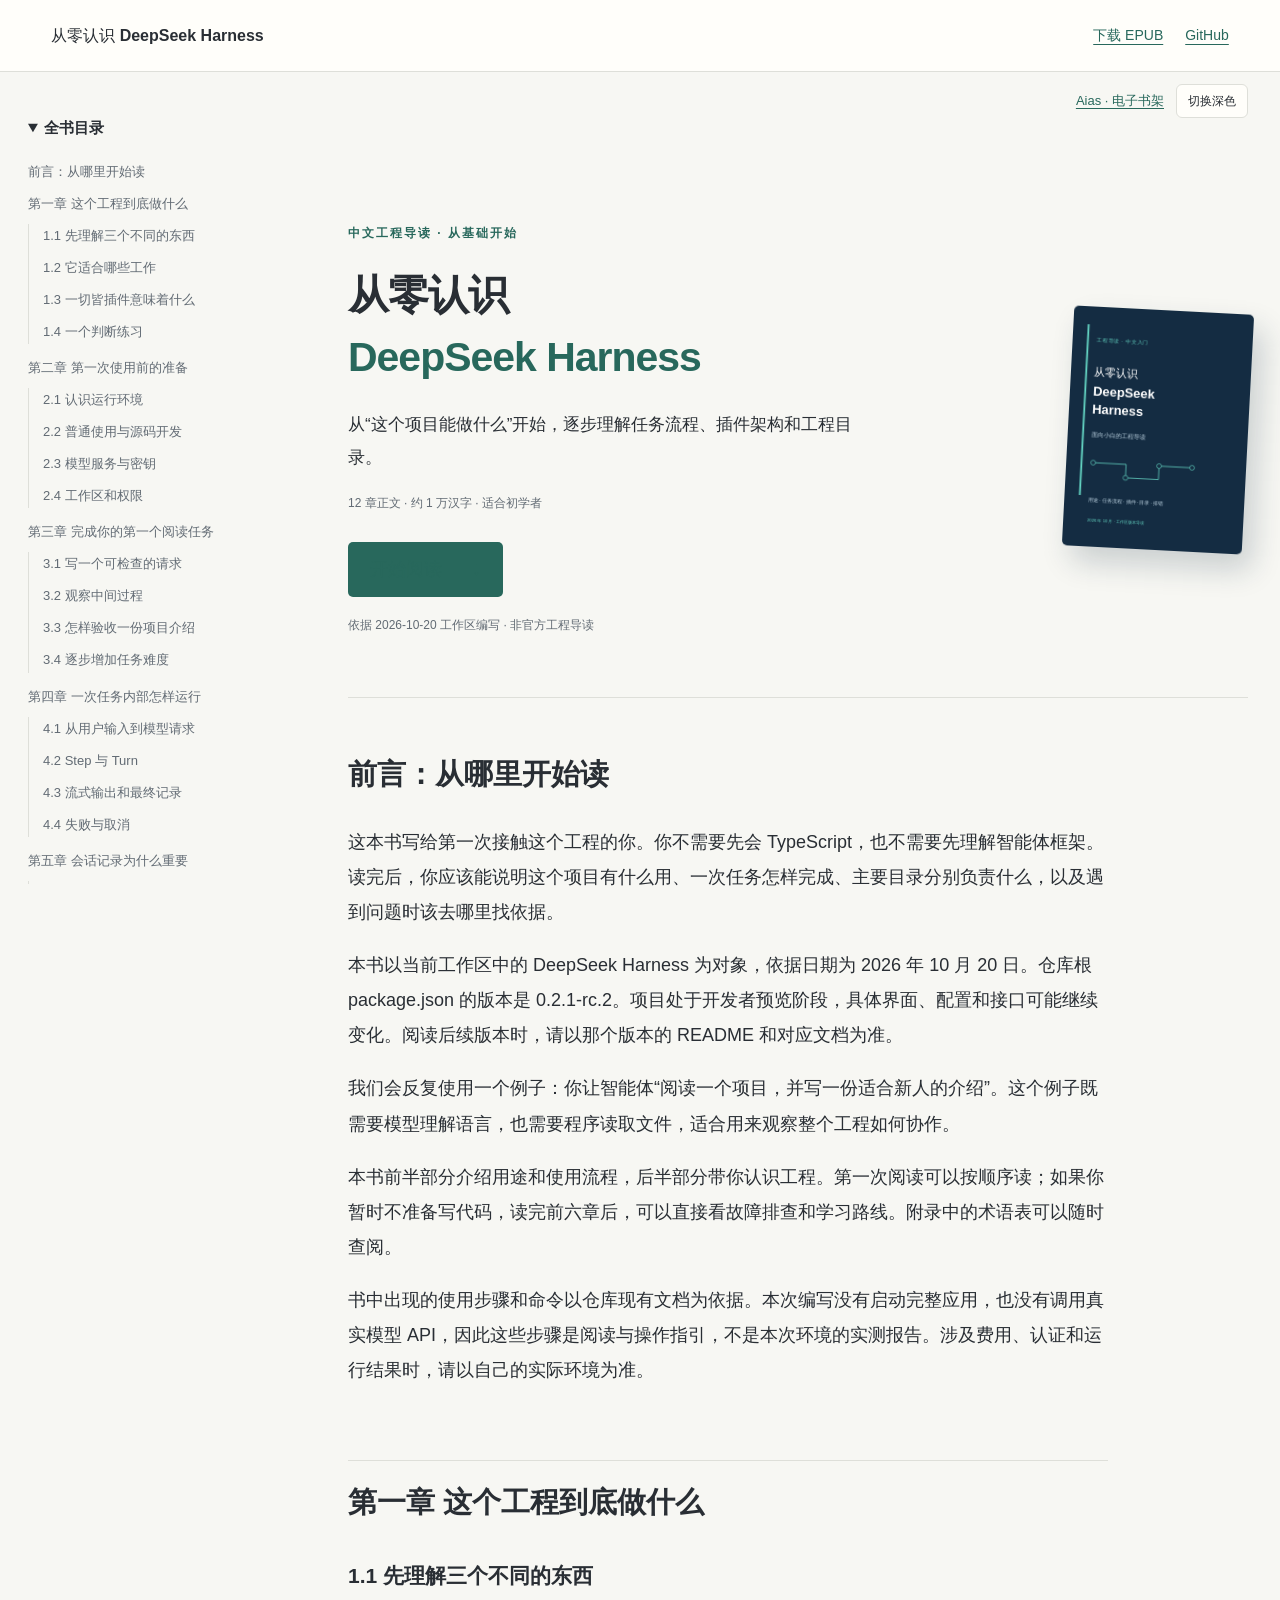
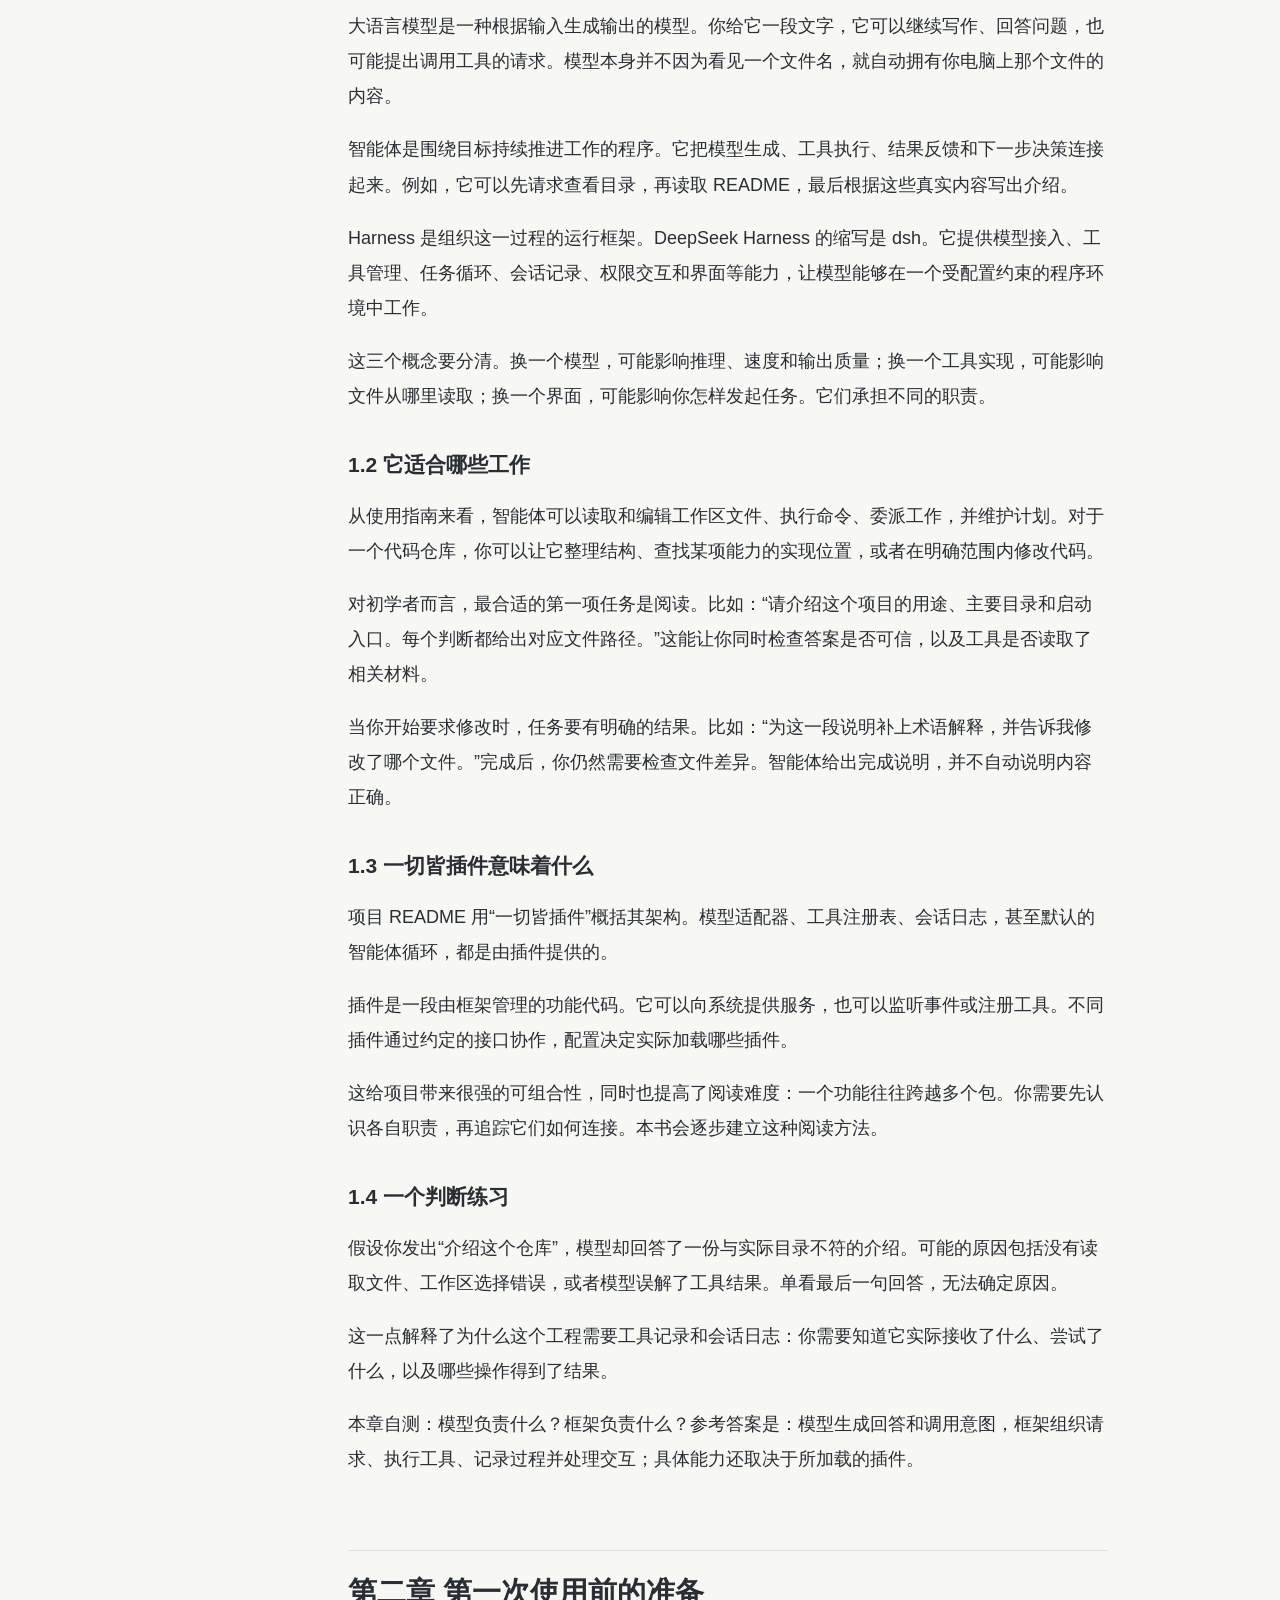
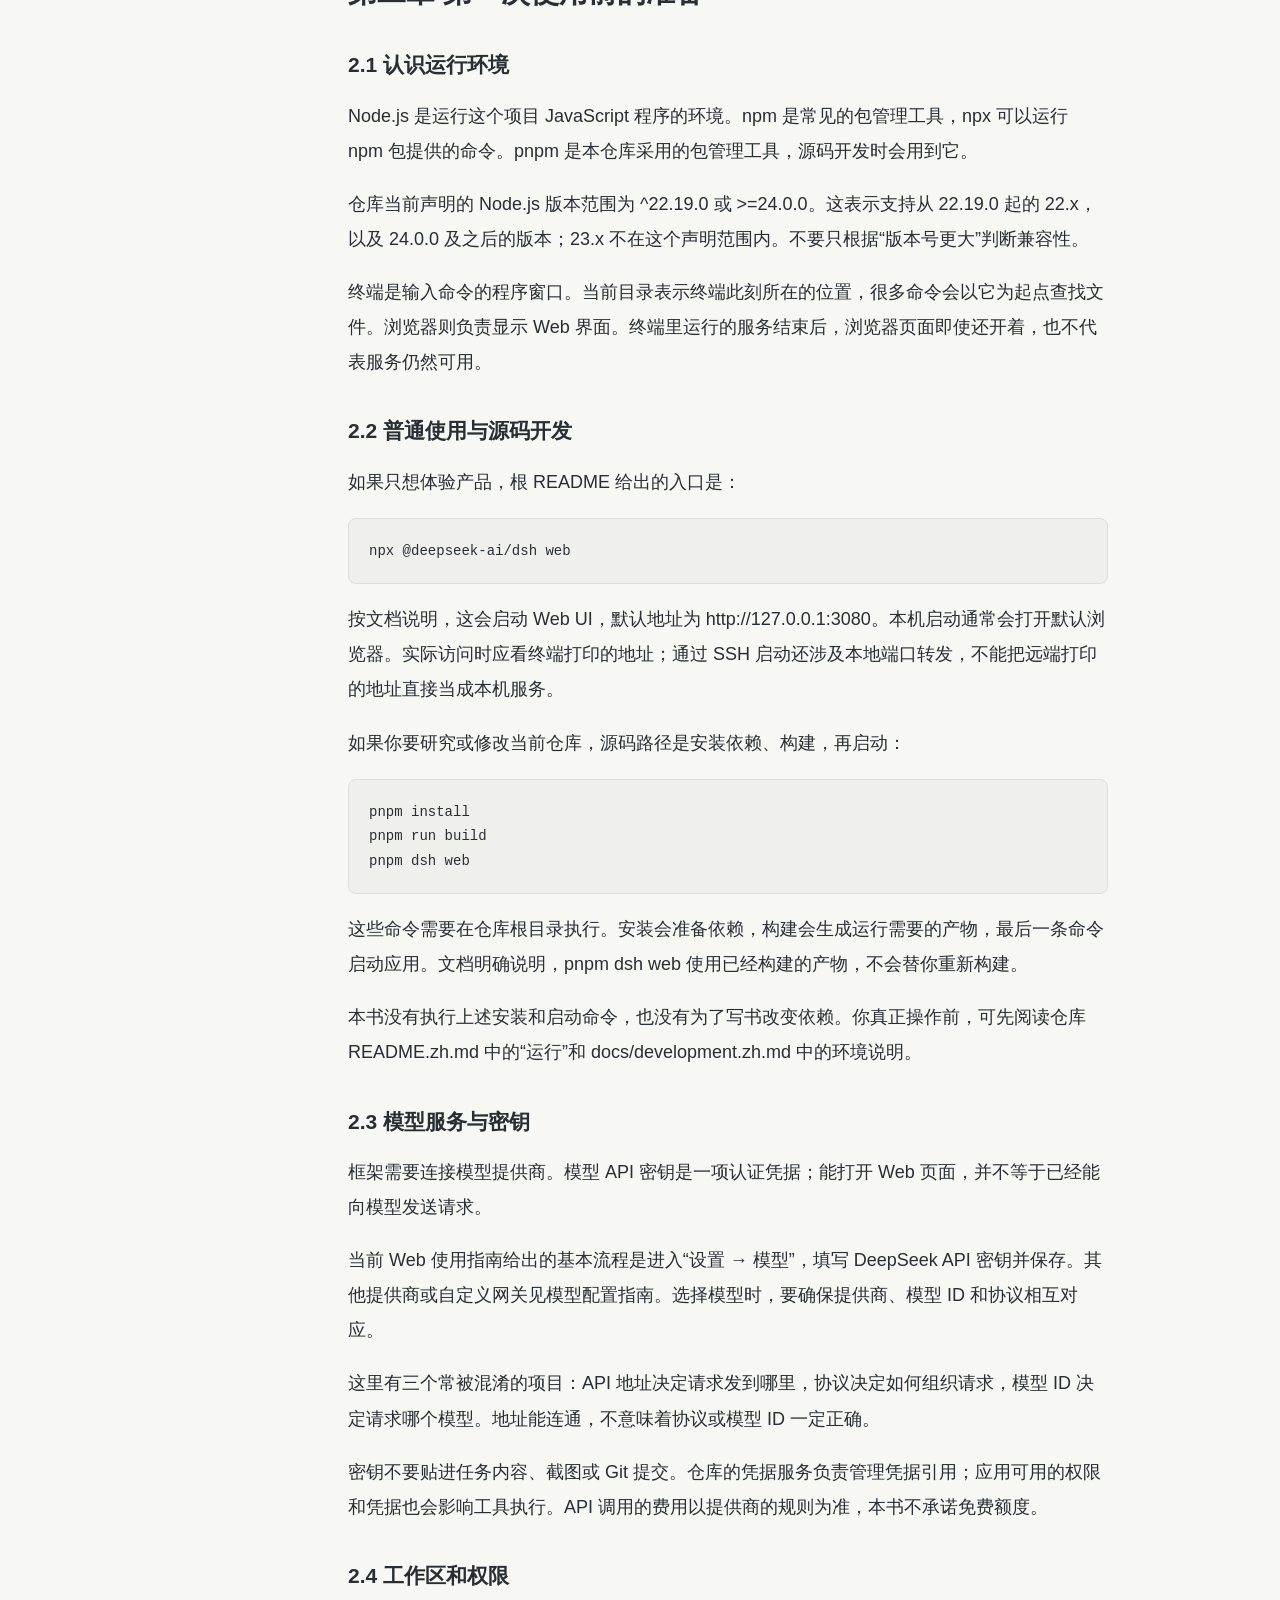
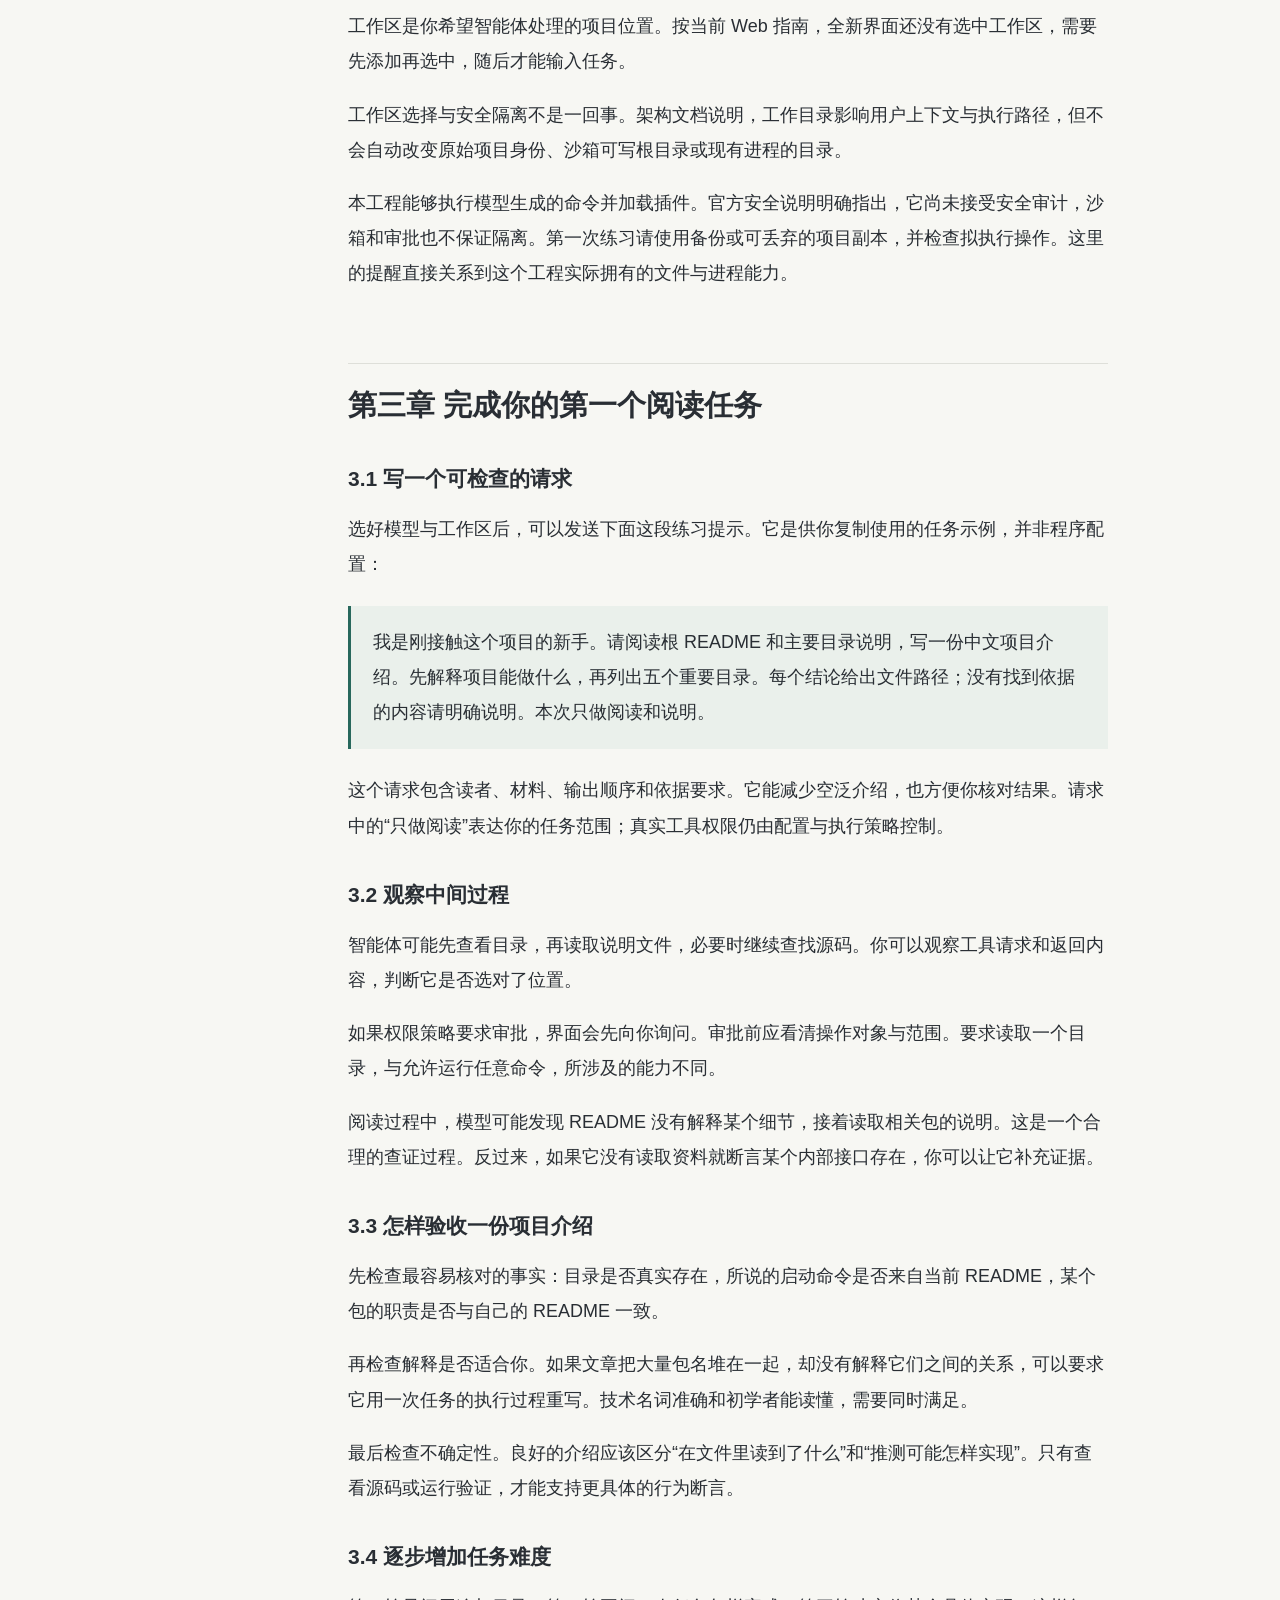
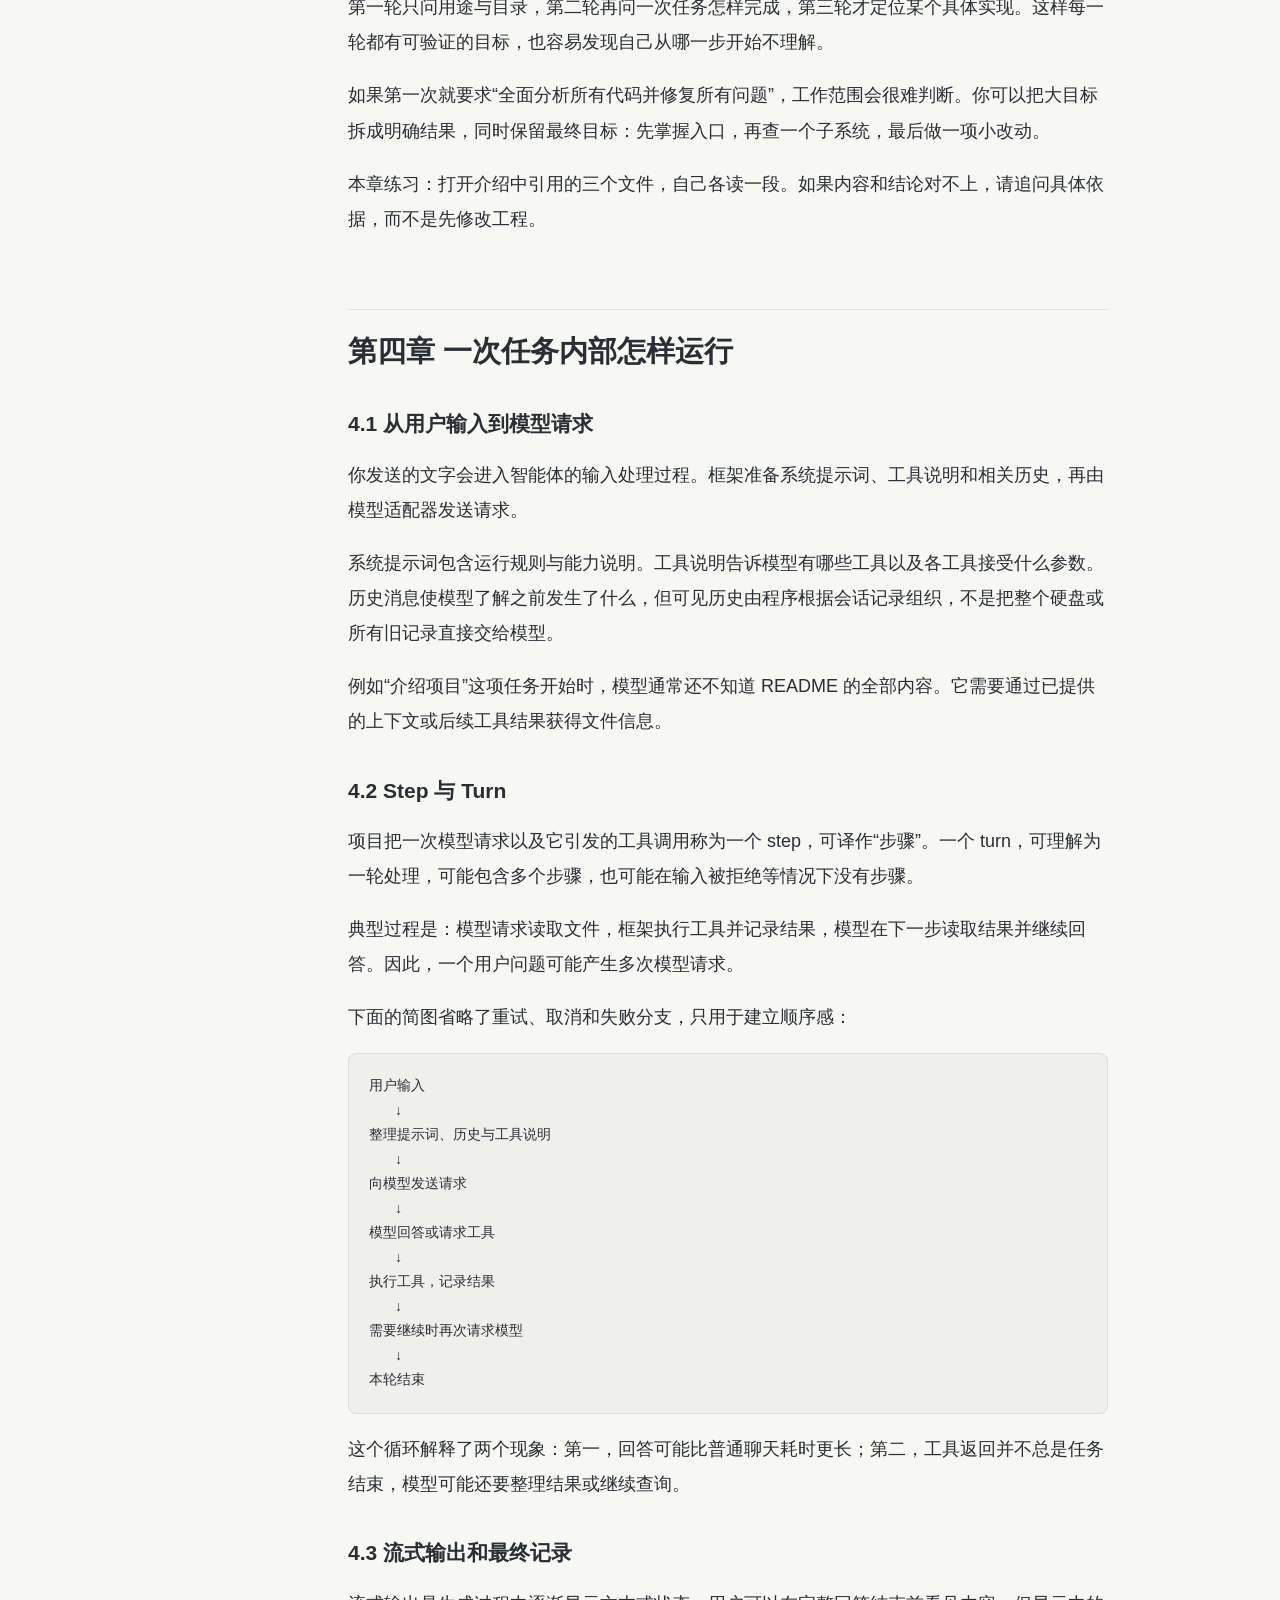
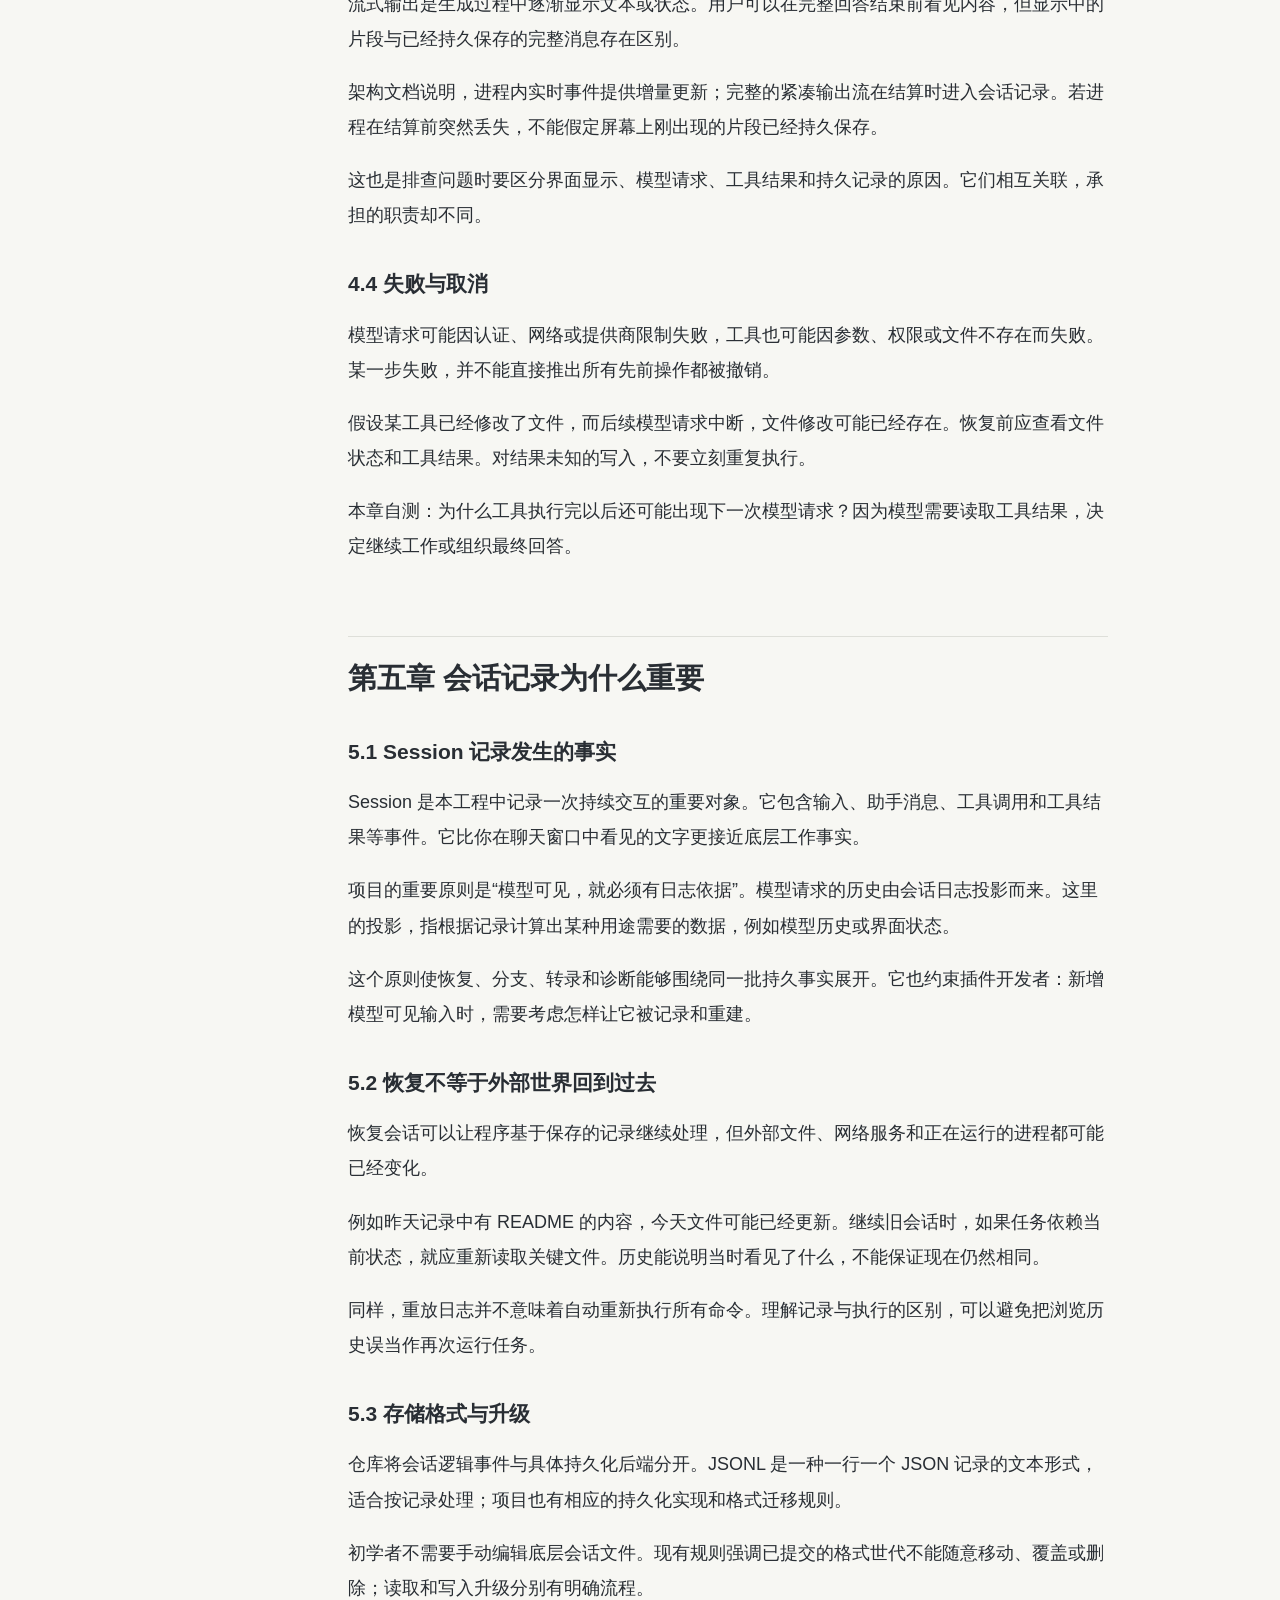
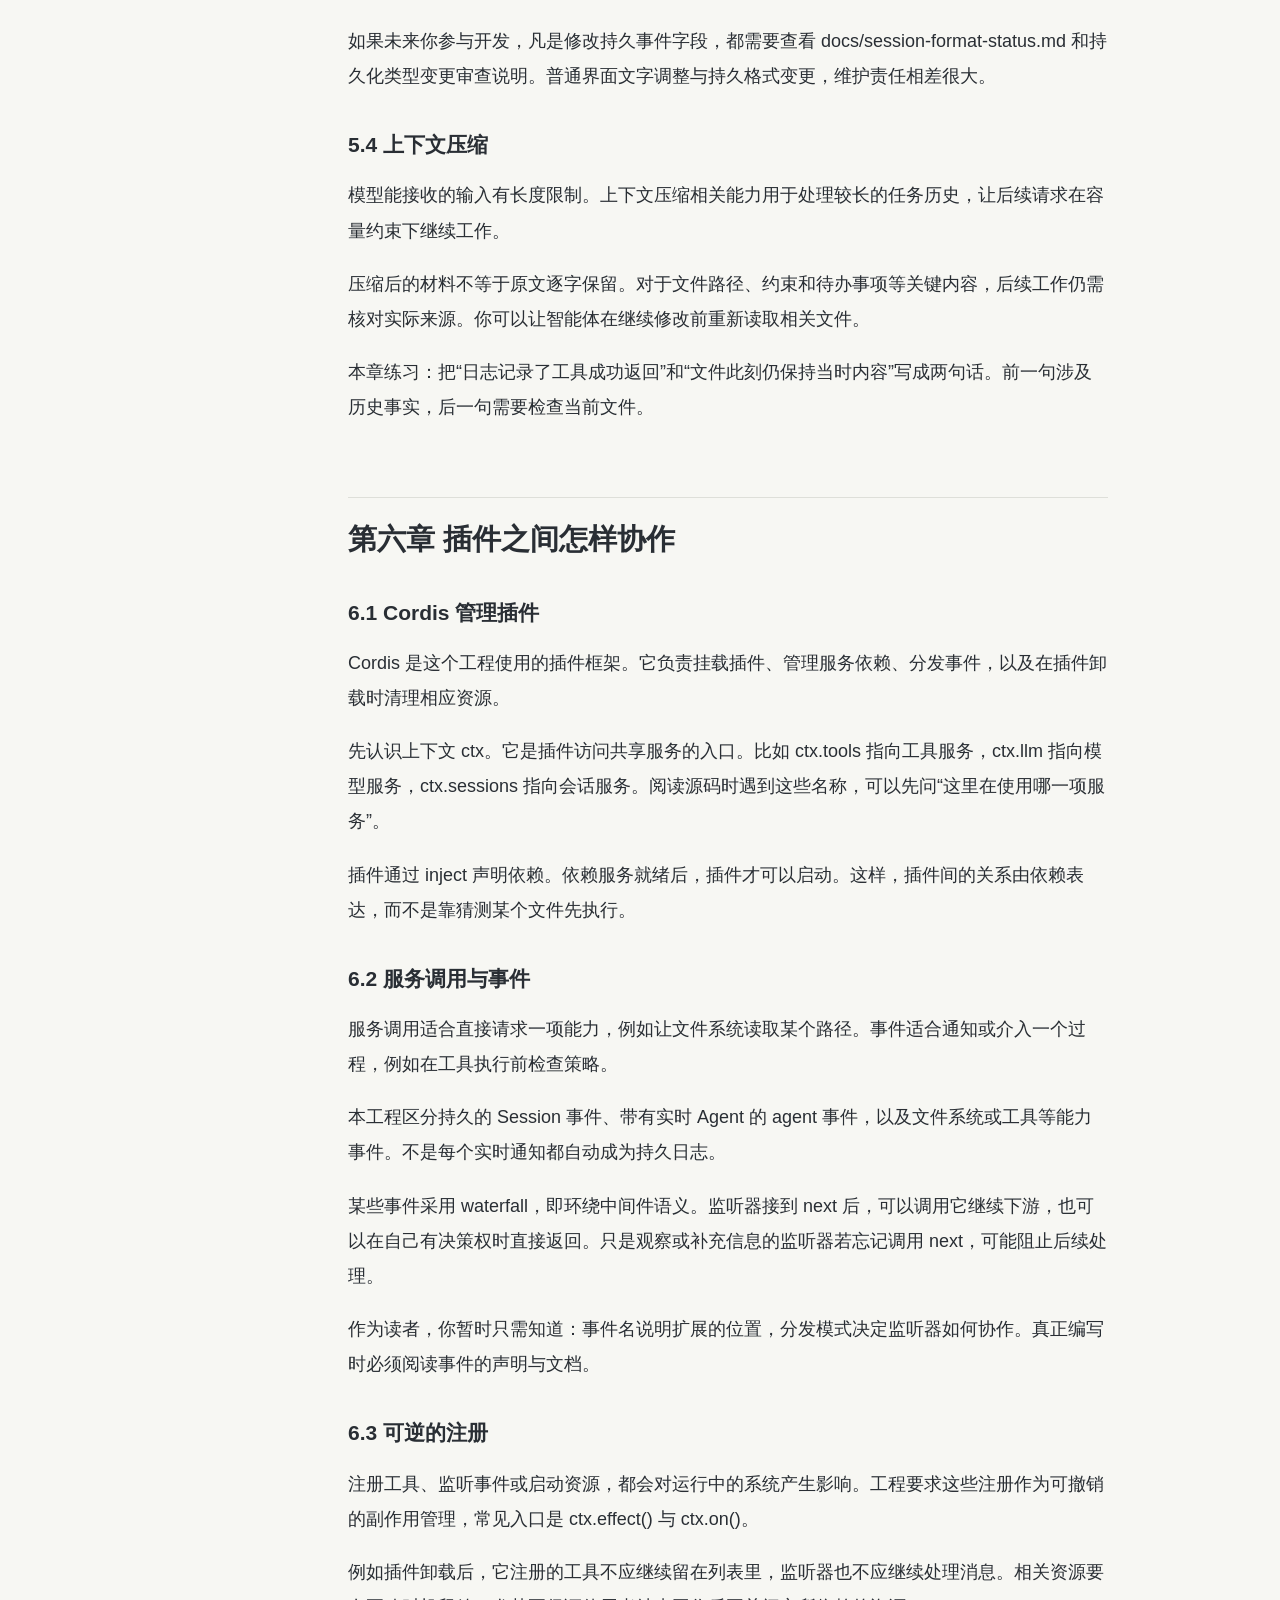
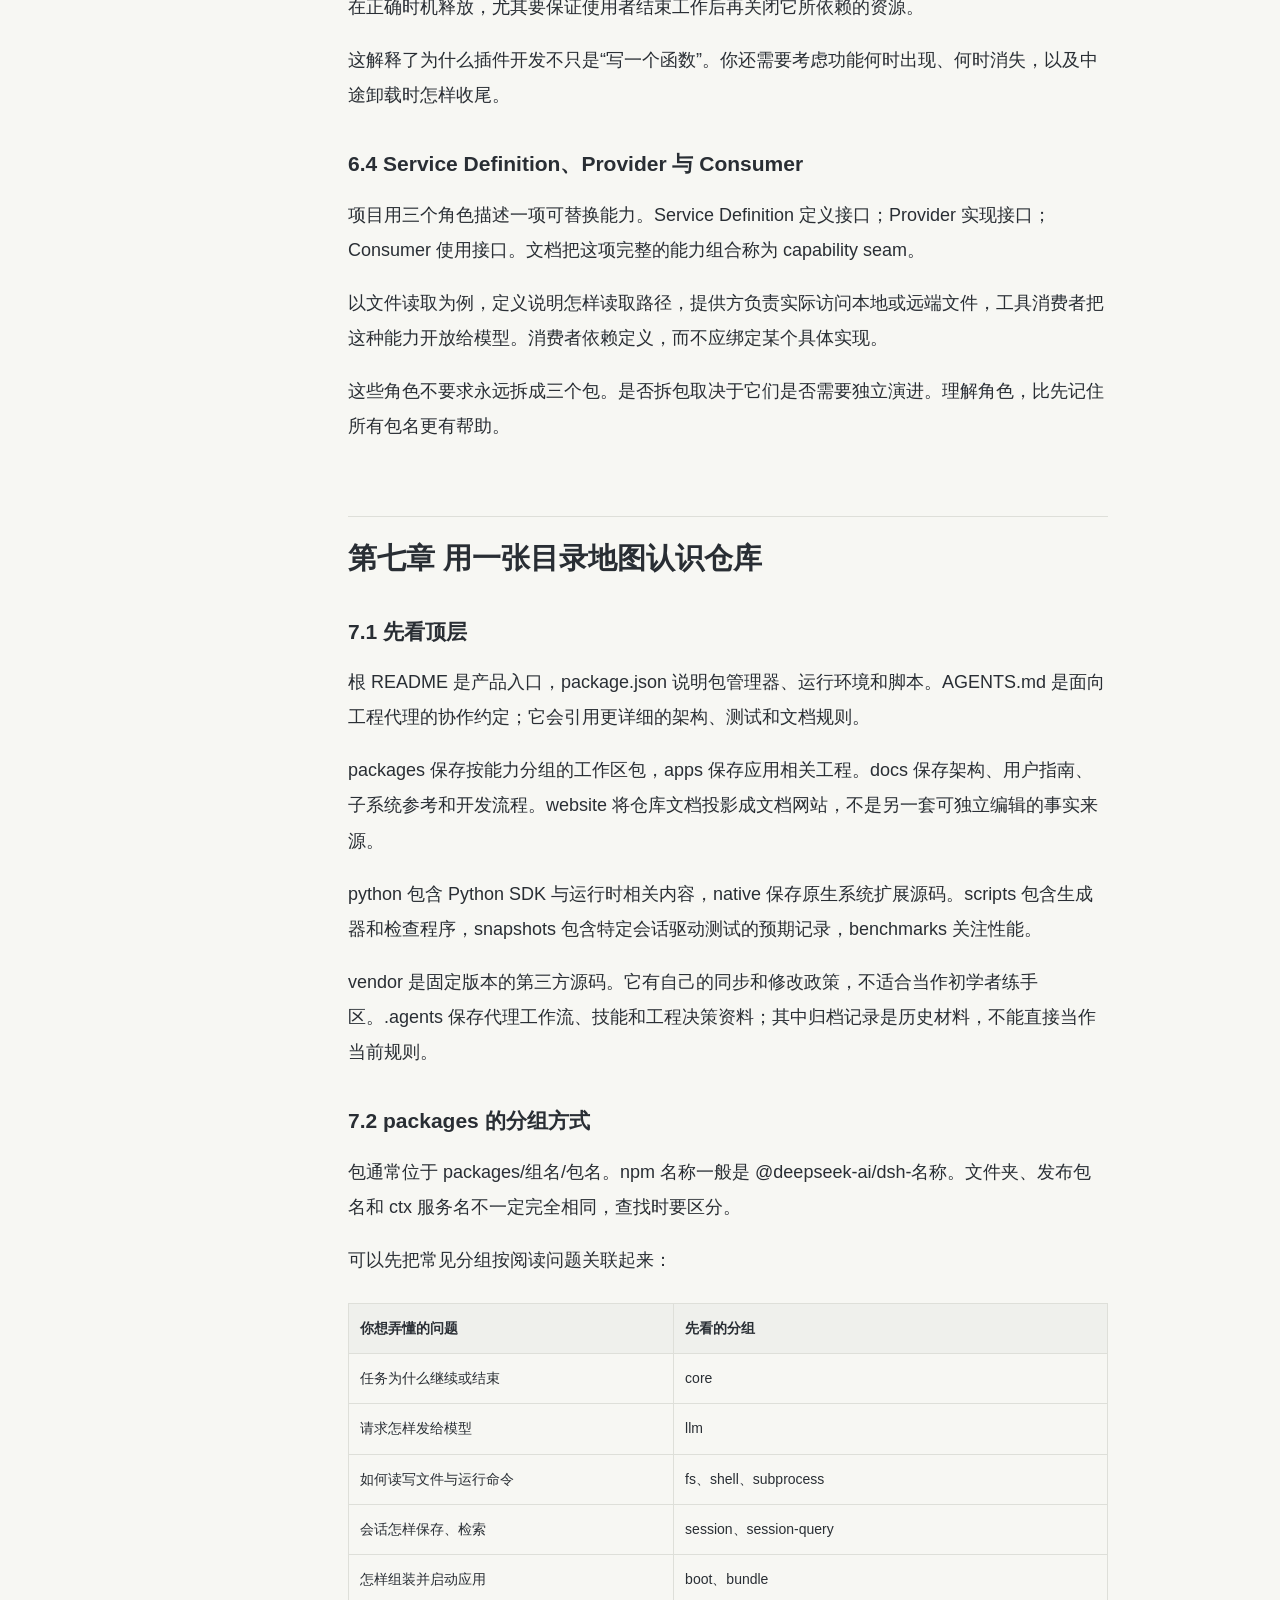
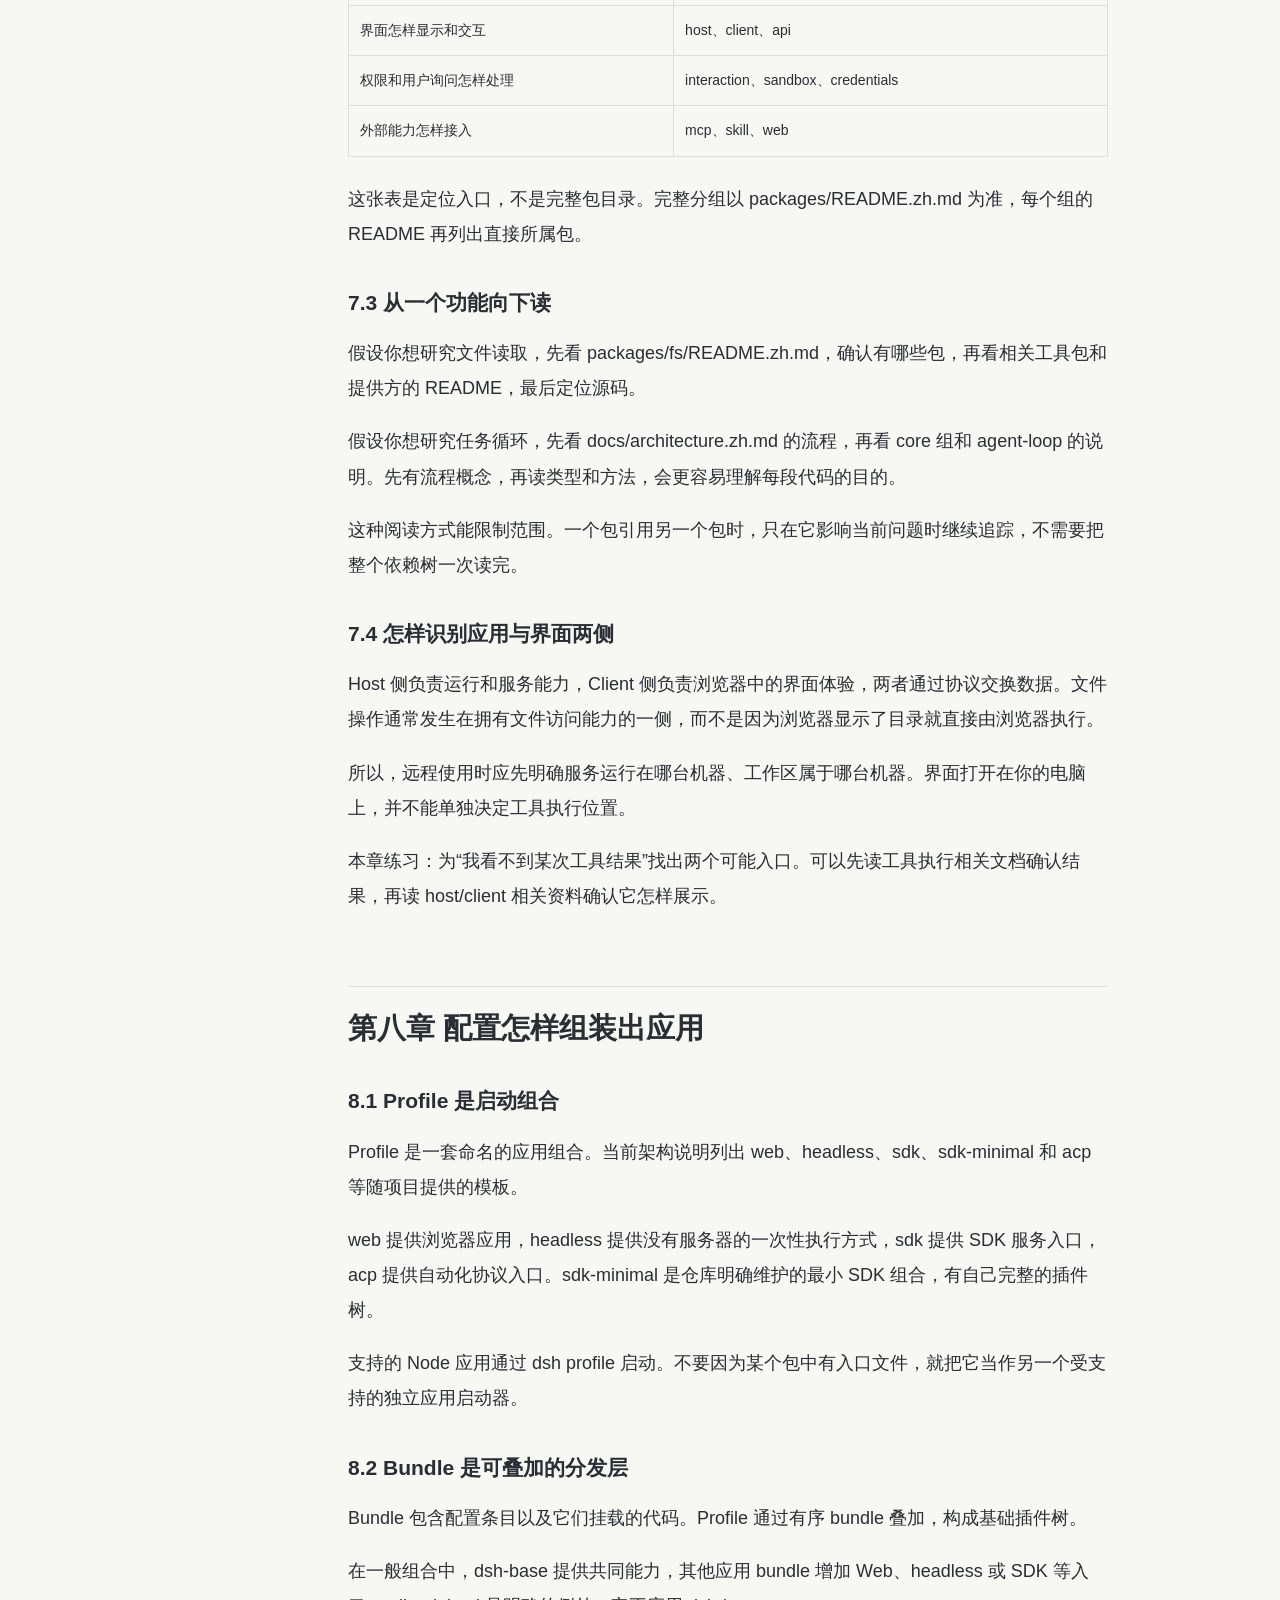
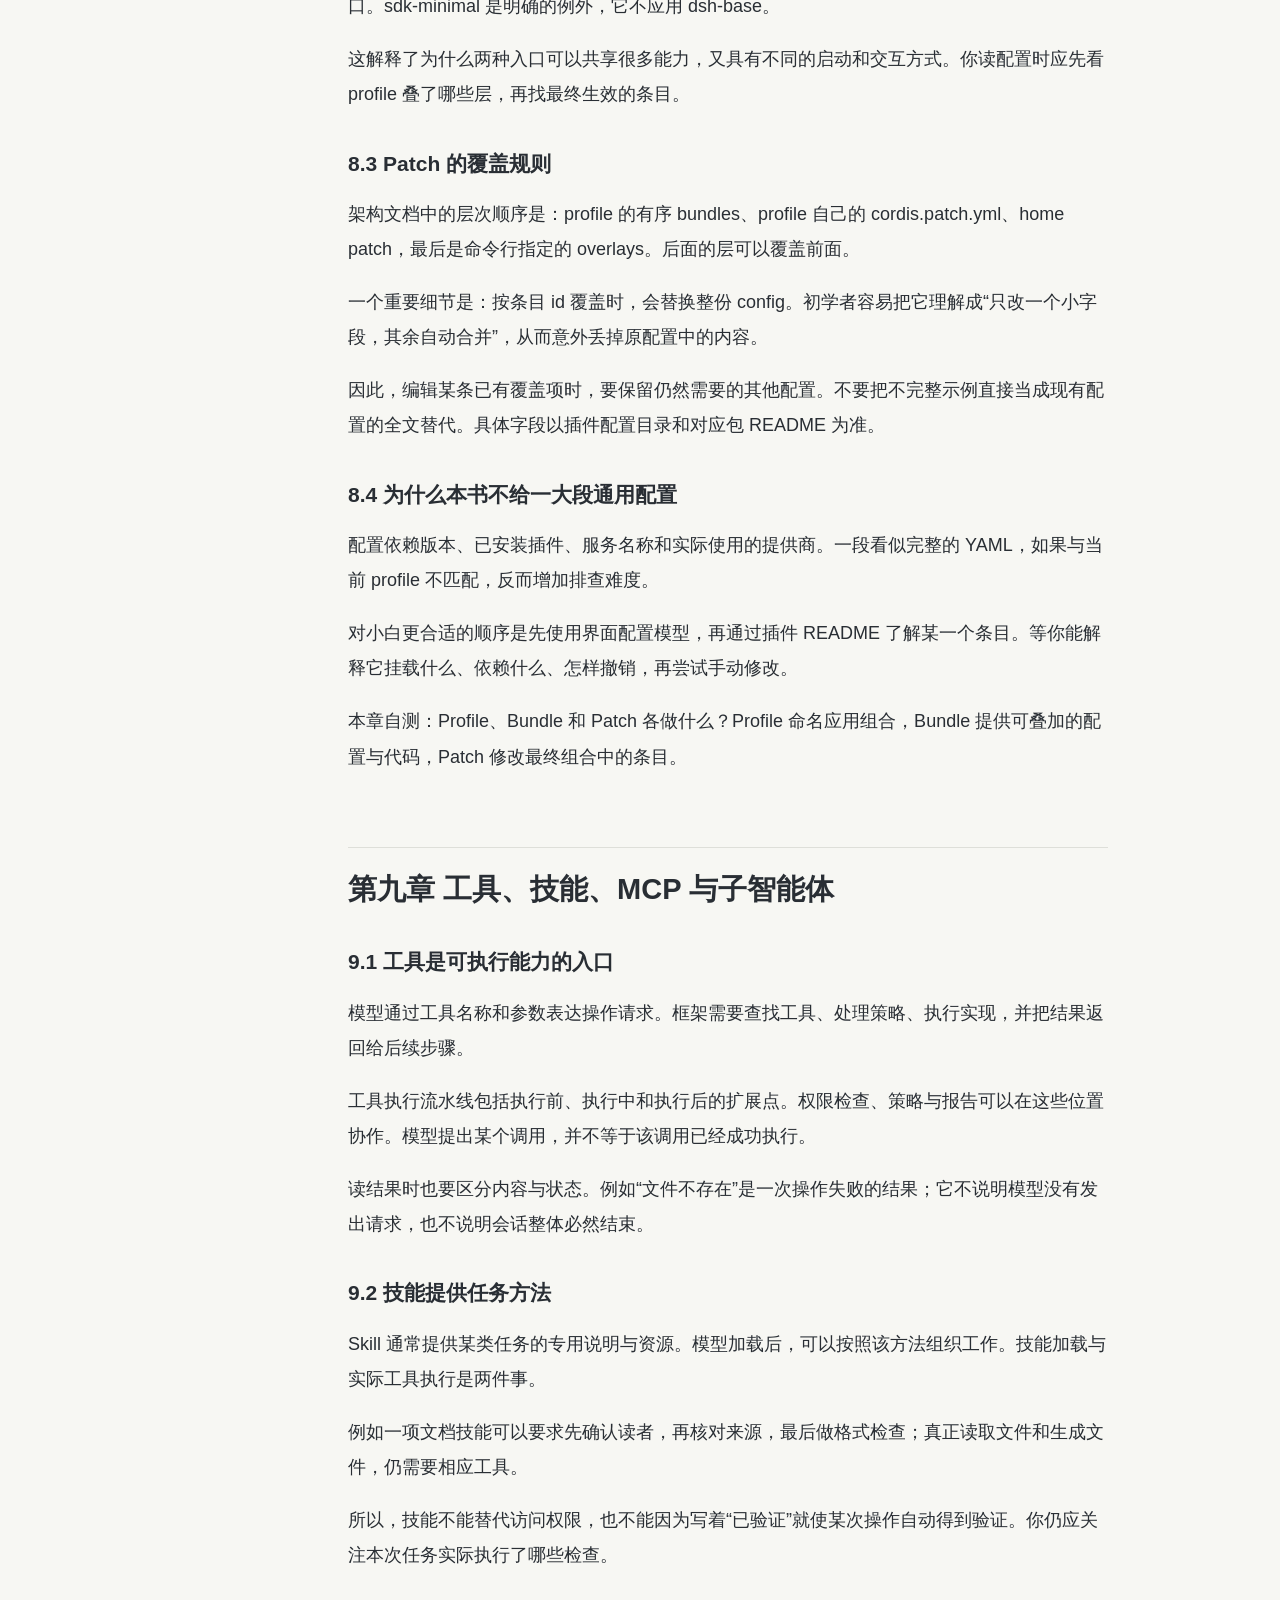
<file: docs/index.html>
<!DOCTYPE html>
<html lang="zh-CN">
<head>
<meta charset="utf-8">
<meta name="viewport" content="width=device-width, initial-scale=1">
<meta name="description" content="一本面向小白的 DeepSeek Harness 中文工程导读：从用途、任务流程到插件架构、目录和排错。支持在线阅读与 EPUB 下载。">
<meta name="theme-color" content="#142c42">
<title>从零认识 DeepSeek Harness</title>
<link rel="icon" href="cover.svg" type="image/svg+xml">
<link rel="stylesheet" href="site.css">
<script src="reader.js" defer></script>
</head>
<body>
<a class="skip" href="#book">跳到正文</a>
<header class="topbar"><a class="brand" href="#">从零认识 <strong>DeepSeek Harness</strong></a><nav aria-label="站点导航"><a href="deepseek-harness-book.epub" download>下载 EPUB</a><a href="https://github.com/Aias00/deepseek-harness-book">GitHub</a></nav></header>
<div class="layout">
<aside><details open><summary>全书目录</summary><nav aria-label="章节目录"><ul>
<li><a href="#前言从哪里开始读"
id="toc-前言从哪里开始读">前言：从哪里开始读</a></li>
<li><a href="#第一章-这个工程到底做什么"
id="toc-第一章-这个工程到底做什么">第一章 这个工程到底做什么</a>
<ul>
<li><a href="#先理解三个不同的东西" id="toc-先理解三个不同的东西">1.1
先理解三个不同的东西</a></li>
<li><a href="#它适合哪些工作" id="toc-它适合哪些工作">1.2
它适合哪些工作</a></li>
<li><a href="#一切皆插件意味着什么" id="toc-一切皆插件意味着什么">1.3
一切皆插件意味着什么</a></li>
<li><a href="#一个判断练习" id="toc-一个判断练习">1.4
一个判断练习</a></li>
</ul></li>
<li><a href="#第二章-第一次使用前的准备"
id="toc-第二章-第一次使用前的准备">第二章 第一次使用前的准备</a>
<ul>
<li><a href="#认识运行环境" id="toc-认识运行环境">2.1
认识运行环境</a></li>
<li><a href="#普通使用与源码开发" id="toc-普通使用与源码开发">2.2
普通使用与源码开发</a></li>
<li><a href="#模型服务与密钥" id="toc-模型服务与密钥">2.3
模型服务与密钥</a></li>
<li><a href="#工作区和权限" id="toc-工作区和权限">2.4
工作区和权限</a></li>
</ul></li>
<li><a href="#第三章-完成你的第一个阅读任务"
id="toc-第三章-完成你的第一个阅读任务">第三章 完成你的第一个阅读任务</a>
<ul>
<li><a href="#写一个可检查的请求" id="toc-写一个可检查的请求">3.1
写一个可检查的请求</a></li>
<li><a href="#观察中间过程" id="toc-观察中间过程">3.2
观察中间过程</a></li>
<li><a href="#怎样验收一份项目介绍" id="toc-怎样验收一份项目介绍">3.3
怎样验收一份项目介绍</a></li>
<li><a href="#逐步增加任务难度" id="toc-逐步增加任务难度">3.4
逐步增加任务难度</a></li>
</ul></li>
<li><a href="#第四章-一次任务内部怎样运行"
id="toc-第四章-一次任务内部怎样运行">第四章 一次任务内部怎样运行</a>
<ul>
<li><a href="#从用户输入到模型请求" id="toc-从用户输入到模型请求">4.1
从用户输入到模型请求</a></li>
<li><a href="#step-与-turn" id="toc-step-与-turn">4.2 Step 与
Turn</a></li>
<li><a href="#流式输出和最终记录" id="toc-流式输出和最终记录">4.3
流式输出和最终记录</a></li>
<li><a href="#失败与取消" id="toc-失败与取消">4.4 失败与取消</a></li>
</ul></li>
<li><a href="#第五章-会话记录为什么重要"
id="toc-第五章-会话记录为什么重要">第五章 会话记录为什么重要</a>
<ul>
<li><a href="#session-记录发生的事实"
id="toc-session-记录发生的事实">5.1 Session 记录发生的事实</a></li>
<li><a href="#恢复不等于外部世界回到过去"
id="toc-恢复不等于外部世界回到过去">5.2
恢复不等于外部世界回到过去</a></li>
<li><a href="#存储格式与升级" id="toc-存储格式与升级">5.3
存储格式与升级</a></li>
<li><a href="#上下文压缩" id="toc-上下文压缩">5.4 上下文压缩</a></li>
</ul></li>
<li><a href="#第六章-插件之间怎样协作"
id="toc-第六章-插件之间怎样协作">第六章 插件之间怎样协作</a>
<ul>
<li><a href="#cordis-管理插件" id="toc-cordis-管理插件">6.1 Cordis
管理插件</a></li>
<li><a href="#服务调用与事件" id="toc-服务调用与事件">6.2
服务调用与事件</a></li>
<li><a href="#可逆的注册" id="toc-可逆的注册">6.3 可逆的注册</a></li>
<li><a href="#service-definitionprovider-与-consumer"
id="toc-service-definitionprovider-与-consumer">6.4 Service
Definition、Provider 与 Consumer</a></li>
</ul></li>
<li><a href="#第七章-用一张目录地图认识仓库"
id="toc-第七章-用一张目录地图认识仓库">第七章 用一张目录地图认识仓库</a>
<ul>
<li><a href="#先看顶层" id="toc-先看顶层">7.1 先看顶层</a></li>
<li><a href="#packages-的分组方式" id="toc-packages-的分组方式">7.2
packages 的分组方式</a></li>
<li><a href="#从一个功能向下读" id="toc-从一个功能向下读">7.3
从一个功能向下读</a></li>
<li><a href="#怎样识别应用与界面两侧"
id="toc-怎样识别应用与界面两侧">7.4 怎样识别应用与界面两侧</a></li>
</ul></li>
<li><a href="#第八章-配置怎样组装出应用"
id="toc-第八章-配置怎样组装出应用">第八章 配置怎样组装出应用</a>
<ul>
<li><a href="#profile-是启动组合" id="toc-profile-是启动组合">8.1
Profile 是启动组合</a></li>
<li><a href="#bundle-是可叠加的分发层"
id="toc-bundle-是可叠加的分发层">8.2 Bundle 是可叠加的分发层</a></li>
<li><a href="#patch-的覆盖规则" id="toc-patch-的覆盖规则">8.3 Patch
的覆盖规则</a></li>
<li><a href="#为什么本书不给一大段通用配置"
id="toc-为什么本书不给一大段通用配置">8.4
为什么本书不给一大段通用配置</a></li>
</ul></li>
<li><a href="#第九章-工具技能mcp-与子智能体"
id="toc-第九章-工具技能mcp-与子智能体">第九章 工具、技能、MCP
与子智能体</a>
<ul>
<li><a href="#工具是可执行能力的入口"
id="toc-工具是可执行能力的入口">9.1 工具是可执行能力的入口</a></li>
<li><a href="#技能提供任务方法" id="toc-技能提供任务方法">9.2
技能提供任务方法</a></li>
<li><a href="#mcp-接入外部工具" id="toc-mcp-接入外部工具">9.3 MCP
接入外部工具</a></li>
<li><a href="#子智能体与后台任务" id="toc-子智能体与后台任务">9.4
子智能体与后台任务</a></li>
</ul></li>
<li><a href="#第十章-想改一点代码时怎么入手"
id="toc-第十章-想改一点代码时怎么入手">第十章 想改一点代码时怎么入手</a>
<ul>
<li><a href="#先选一个小而完整的目标"
id="toc-先选一个小而完整的目标">10.1 先选一个小而完整的目标</a></li>
<li><a href="#typescript-与接口" id="toc-typescript-与接口">10.2
TypeScript 与接口</a></li>
<li><a href="#测试分工" id="toc-测试分工">10.3 测试分工</a></li>
<li><a href="#构建与文档" id="toc-构建与文档">10.4 构建与文档</a></li>
</ul></li>
<li><a href="#第十一章-遇到问题时怎样定位"
id="toc-第十一章-遇到问题时怎样定位">第十一章 遇到问题时怎样定位</a>
<ul>
<li><a href="#先确认失败发生在哪一层"
id="toc-先确认失败发生在哪一层">11.1 先确认失败发生在哪一层</a></li>
<li><a href="#提问时给出最少但充分的信息"
id="toc-提问时给出最少但充分的信息">11.2
提问时给出最少但充分的信息</a></li>
<li><a href="#不确定是否写入成功时" id="toc-不确定是否写入成功时">11.3
不确定是否写入成功时</a></li>
<li><a href="#何时回到权威资料" id="toc-何时回到权威资料">11.4
何时回到权威资料</a></li>
</ul></li>
<li><a href="#第十二章-给小白的学习路线"
id="toc-第十二章-给小白的学习路线">第十二章 给小白的学习路线</a>
<ul>
<li><a href="#第一阶段能使用并判断结果"
id="toc-第一阶段能使用并判断结果">12.1
第一阶段：能使用并判断结果</a></li>
<li><a href="#第二阶段能读懂运行过程"
id="toc-第二阶段能读懂运行过程">12.2 第二阶段：能读懂运行过程</a></li>
<li><a href="#第三阶段能定位一个功能"
id="toc-第三阶段能定位一个功能">12.3 第三阶段：能定位一个功能</a></li>
<li><a href="#第四阶段完成一个受控的小改动"
id="toc-第四阶段完成一个受控的小改动">12.4
第四阶段：完成一个受控的小改动</a></li>
</ul></li>
<li><a href="#附录-a-术语速查" id="toc-附录-a-术语速查">附录 A
术语速查</a></li>
<li><a href="#附录-b-继续阅读的资料" id="toc-附录-b-继续阅读的资料">附录
B 继续阅读的资料</a>
<ul>
<li><a href="#产品入门" id="toc-产品入门">产品入门</a></li>
<li><a href="#工程导读" id="toc-工程导读">工程导读</a></li>
<li><a href="#进阶定位" id="toc-进阶定位">进阶定位</a></li>
</ul></li>
<li><a href="#附录-c-阅读后的自检" id="toc-附录-c-阅读后的自检">附录 C
阅读后的自检</a></li>
</ul></nav></details></aside>
<main id="book">
<section class="hero" aria-labelledby="book-title"><div><p class="eyebrow">中文工程导读 · 从基础开始</p><h1 id="book-title">从零认识<br><span>DeepSeek Harness</span></h1><p class="lead">从“这个项目能做什么”开始，逐步理解任务流程、插件架构和工程目录。</p><p class="meta">12 章正文 · 约 1 万汉字 · 适合初学者</p><a class="button" href="#前言从哪里开始读">开始阅读 <span aria-hidden="true">↓</span></a><p class="edition">依据 2026-10-20 工作区编写 · 非官方工程导读</p></div><img src="cover.svg" alt="从零认识 DeepSeek Harness 书籍封面" width="240" height="320"></section>
<article><h1 id="前言从哪里开始读">前言：从哪里开始读</h1>
<p>这本书写给第一次接触这个工程的你。你不需要先会
TypeScript，也不需要先理解智能体框架。读完后，你应该能说明这个项目有什么用、一次任务怎样完成、主要目录分别负责什么，以及遇到问题时该去哪里找依据。</p>
<p>本书以当前工作区中的 DeepSeek Harness 为对象，依据日期为 2026 年 10
月 20 日。仓库根 package.json 的版本是
0.2.1-rc.2。项目处于开发者预览阶段，具体界面、配置和接口可能继续变化。阅读后续版本时，请以那个版本的
README 和对应文档为准。</p>
<p>我们会反复使用一个例子：你让智能体“阅读一个项目，并写一份适合新人的介绍”。这个例子既需要模型理解语言，也需要程序读取文件，适合用来观察整个工程如何协作。</p>
<p>本书前半部分介绍用途和使用流程，后半部分带你认识工程。第一次阅读可以按顺序读；如果你暂时不准备写代码，读完前六章后，可以直接看故障排查和学习路线。附录中的术语表可以随时查阅。</p>
<p>书中出现的使用步骤和命令以仓库现有文档为依据。本次编写没有启动完整应用，也没有调用真实模型
API，因此这些步骤是阅读与操作指引，不是本次环境的实测报告。涉及费用、认证和运行结果时，请以自己的实际环境为准。</p>
<h1 id="第一章-这个工程到底做什么">第一章 这个工程到底做什么</h1>
<h2 id="先理解三个不同的东西">1.1 先理解三个不同的东西</h2>
<p>大语言模型是一种根据输入生成输出的模型。你给它一段文字，它可以继续写作、回答问题，也可能提出调用工具的请求。模型本身并不因为看见一个文件名，就自动拥有你电脑上那个文件的内容。</p>
<p>智能体是围绕目标持续推进工作的程序。它把模型生成、工具执行、结果反馈和下一步决策连接起来。例如，它可以先请求查看目录，再读取
README，最后根据这些真实内容写出介绍。</p>
<p>Harness 是组织这一过程的运行框架。DeepSeek Harness 的缩写是
dsh。它提供模型接入、工具管理、任务循环、会话记录、权限交互和界面等能力，让模型能够在一个受配置约束的程序环境中工作。</p>
<p>这三个概念要分清。换一个模型，可能影响推理、速度和输出质量；换一个工具实现，可能影响文件从哪里读取；换一个界面，可能影响你怎样发起任务。它们承担不同的职责。</p>
<h2 id="它适合哪些工作">1.2 它适合哪些工作</h2>
<p>从使用指南来看，智能体可以读取和编辑工作区文件、执行命令、委派工作，并维护计划。对于一个代码仓库，你可以让它整理结构、查找某项能力的实现位置，或者在明确范围内修改代码。</p>
<p>对初学者而言，最合适的第一项任务是阅读。比如：“请介绍这个项目的用途、主要目录和启动入口。每个判断都给出对应文件路径。”这能让你同时检查答案是否可信，以及工具是否读取了相关材料。</p>
<p>当你开始要求修改时，任务要有明确的结果。比如：“为这一段说明补上术语解释，并告诉我修改了哪个文件。”完成后，你仍然需要检查文件差异。智能体给出完成说明，并不自动说明内容正确。</p>
<h2 id="一切皆插件意味着什么">1.3 一切皆插件意味着什么</h2>
<p>项目 README
用“一切皆插件”概括其架构。模型适配器、工具注册表、会话日志，甚至默认的智能体循环，都是由插件提供的。</p>
<p>插件是一段由框架管理的功能代码。它可以向系统提供服务，也可以监听事件或注册工具。不同插件通过约定的接口协作，配置决定实际加载哪些插件。</p>
<p>这给项目带来很强的可组合性，同时也提高了阅读难度：一个功能往往跨越多个包。你需要先认识各自职责，再追踪它们如何连接。本书会逐步建立这种阅读方法。</p>
<h2 id="一个判断练习">1.4 一个判断练习</h2>
<p>假设你发出“介绍这个仓库”，模型却回答了一份与实际目录不符的介绍。可能的原因包括没有读取文件、工作区选择错误，或者模型误解了工具结果。单看最后一句回答，无法确定原因。</p>
<p>这一点解释了为什么这个工程需要工具记录和会话日志：你需要知道它实际接收了什么、尝试了什么，以及哪些操作得到了结果。</p>
<p>本章自测：模型负责什么？框架负责什么？参考答案是：模型生成回答和调用意图，框架组织请求、执行工具、记录过程并处理交互；具体能力还取决于所加载的插件。</p>
<h1 id="第二章-第一次使用前的准备">第二章 第一次使用前的准备</h1>
<h2 id="认识运行环境">2.1 认识运行环境</h2>
<p>Node.js 是运行这个项目 JavaScript 程序的环境。npm
是常见的包管理工具，npx 可以运行 npm 包提供的命令。pnpm
是本仓库采用的包管理工具，源码开发时会用到它。</p>
<p>仓库当前声明的 Node.js 版本范围为 ^22.19.0 或
&gt;=24.0.0。这表示支持从 22.19.0 起的 22.x，以及 24.0.0
及之后的版本；23.x
不在这个声明范围内。不要只根据“版本号更大”判断兼容性。</p>
<p>终端是输入命令的程序窗口。当前目录表示终端此刻所在的位置，很多命令会以它为起点查找文件。浏览器则负责显示
Web
界面。终端里运行的服务结束后，浏览器页面即使还开着，也不代表服务仍然可用。</p>
<h2 id="普通使用与源码开发">2.2 普通使用与源码开发</h2>
<p>如果只想体验产品，根 README 给出的入口是：</p>
<div class="sourceCode" id="cb1"><pre class="sourceCode sh"><code class="sourceCode bash"><span id="cb1-1"><a href="#cb1-1" aria-hidden="true" tabindex="-1"></a><span class="ex">npx</span> @deepseek-ai/dsh web</span></code></pre></div>
<p>按文档说明，这会启动 Web UI，默认地址为
http://127.0.0.1:3080。本机启动通常会打开默认浏览器。实际访问时应看终端打印的地址；通过
SSH 启动还涉及本地端口转发，不能把远端打印的地址直接当成本机服务。</p>
<p>如果你要研究或修改当前仓库，源码路径是安装依赖、构建，再启动：</p>
<div class="sourceCode" id="cb2"><pre class="sourceCode sh"><code class="sourceCode bash"><span id="cb2-1"><a href="#cb2-1" aria-hidden="true" tabindex="-1"></a><span class="ex">pnpm</span> install</span>
<span id="cb2-2"><a href="#cb2-2" aria-hidden="true" tabindex="-1"></a><span class="ex">pnpm</span> run build</span>
<span id="cb2-3"><a href="#cb2-3" aria-hidden="true" tabindex="-1"></a><span class="ex">pnpm</span> dsh web</span></code></pre></div>
<p>这些命令需要在仓库根目录执行。安装会准备依赖，构建会生成运行需要的产物，最后一条命令启动应用。文档明确说明，pnpm
dsh web 使用已经构建的产物，不会替你重新构建。</p>
<p>本书没有执行上述安装和启动命令，也没有为了写书改变依赖。你真正操作前，可先阅读仓库
README.zh.md 中的“运行”和 docs/development.zh.md 中的环境说明。</p>
<h2 id="模型服务与密钥">2.3 模型服务与密钥</h2>
<p>框架需要连接模型提供商。模型 API 密钥是一项认证凭据；能打开 Web
页面，并不等于已经能向模型发送请求。</p>
<p>当前 Web 使用指南给出的基本流程是进入“设置 → 模型”，填写 DeepSeek API
密钥并保存。其他提供商或自定义网关见模型配置指南。选择模型时，要确保提供商、模型
ID 和协议相互对应。</p>
<p>这里有三个常被混淆的项目：API
地址决定请求发到哪里，协议决定如何组织请求，模型 ID
决定请求哪个模型。地址能连通，不意味着协议或模型 ID 一定正确。</p>
<p>密钥不要贴进任务内容、截图或 Git
提交。仓库的凭据服务负责管理凭据引用；应用可用的权限和凭据也会影响工具执行。API
调用的费用以提供商的规则为准，本书不承诺免费额度。</p>
<h2 id="工作区和权限">2.4 工作区和权限</h2>
<p>工作区是你希望智能体处理的项目位置。按当前 Web
指南，全新界面还没有选中工作区，需要先添加再选中，随后才能输入任务。</p>
<p>工作区选择与安全隔离不是一回事。架构文档说明，工作目录影响用户上下文与执行路径，但不会自动改变原始项目身份、沙箱可写根目录或现有进程的目录。</p>
<p>本工程能够执行模型生成的命令并加载插件。官方安全说明明确指出，它尚未接受安全审计，沙箱和审批也不保证隔离。第一次练习请使用备份或可丢弃的项目副本，并检查拟执行操作。这里的提醒直接关系到这个工程实际拥有的文件与进程能力。</p>
<h1 id="第三章-完成你的第一个阅读任务">第三章
完成你的第一个阅读任务</h1>
<h2 id="写一个可检查的请求">3.1 写一个可检查的请求</h2>
<p>选好模型与工作区后，可以发送下面这段练习提示。它是供你复制使用的任务示例，并非程序配置：</p>
<blockquote>
<p>我是刚接触这个项目的新手。请阅读根 README
和主要目录说明，写一份中文项目介绍。先解释项目能做什么，再列出五个重要目录。每个结论给出文件路径；没有找到依据的内容请明确说明。本次只做阅读和说明。</p>
</blockquote>
<p>这个请求包含读者、材料、输出顺序和依据要求。它能减少空泛介绍，也方便你核对结果。请求中的“只做阅读”表达你的任务范围；真实工具权限仍由配置与执行策略控制。</p>
<h2 id="观察中间过程">3.2 观察中间过程</h2>
<p>智能体可能先查看目录，再读取说明文件，必要时继续查找源码。你可以观察工具请求和返回内容，判断它是否选对了位置。</p>
<p>如果权限策略要求审批，界面会先向你询问。审批前应看清操作对象与范围。要求读取一个目录，与允许运行任意命令，所涉及的能力不同。</p>
<p>阅读过程中，模型可能发现 README
没有解释某个细节，接着读取相关包的说明。这是一个合理的查证过程。反过来，如果它没有读取资料就断言某个内部接口存在，你可以让它补充证据。</p>
<h2 id="怎样验收一份项目介绍">3.3 怎样验收一份项目介绍</h2>
<p>先检查最容易核对的事实：目录是否真实存在，所说的启动命令是否来自当前
README，某个包的职责是否与自己的 README 一致。</p>
<p>再检查解释是否适合你。如果文章把大量包名堆在一起，却没有解释它们之间的关系，可以要求它用一次任务的执行过程重写。技术名词准确和初学者能读懂，需要同时满足。</p>
<p>最后检查不确定性。良好的介绍应该区分“在文件里读到了什么”和“推测可能怎样实现”。只有查看源码或运行验证，才能支持更具体的行为断言。</p>
<h2 id="逐步增加任务难度">3.4 逐步增加任务难度</h2>
<p>第一轮只问用途与目录，第二轮再问一次任务怎样完成，第三轮才定位某个具体实现。这样每一轮都有可验证的目标，也容易发现自己从哪一步开始不理解。</p>
<p>如果第一次就要求“全面分析所有代码并修复所有问题”，工作范围会很难判断。你可以把大目标拆成明确结果，同时保留最终目标：先掌握入口，再查一个子系统，最后做一项小改动。</p>
<p>本章练习：打开介绍中引用的三个文件，自己各读一段。如果内容和结论对不上，请追问具体依据，而不是先修改工程。</p>
<h1 id="第四章-一次任务内部怎样运行">第四章 一次任务内部怎样运行</h1>
<h2 id="从用户输入到模型请求">4.1 从用户输入到模型请求</h2>
<p>你发送的文字会进入智能体的输入处理过程。框架准备系统提示词、工具说明和相关历史，再由模型适配器发送请求。</p>
<p>系统提示词包含运行规则与能力说明。工具说明告诉模型有哪些工具以及各工具接受什么参数。历史消息使模型了解之前发生了什么，但可见历史由程序根据会话记录组织，不是把整个硬盘或所有旧记录直接交给模型。</p>
<p>例如“介绍项目”这项任务开始时，模型通常还不知道 README
的全部内容。它需要通过已提供的上下文或后续工具结果获得文件信息。</p>
<h2 id="step-与-turn">4.2 Step 与 Turn</h2>
<p>项目把一次模型请求以及它引发的工具调用称为一个
step，可译作“步骤”。一个
turn，可理解为一轮处理，可能包含多个步骤，也可能在输入被拒绝等情况下没有步骤。</p>
<p>典型过程是：模型请求读取文件，框架执行工具并记录结果，模型在下一步读取结果并继续回答。因此，一个用户问题可能产生多次模型请求。</p>
<p>下面的简图省略了重试、取消和失败分支，只用于建立顺序感：</p>
<pre class="text"><code>用户输入
   ↓
整理提示词、历史与工具说明
   ↓
向模型发送请求
   ↓
模型回答或请求工具
   ↓
执行工具，记录结果
   ↓
需要继续时再次请求模型
   ↓
本轮结束</code></pre>
<p>这个循环解释了两个现象：第一，回答可能比普通聊天耗时更长；第二，工具返回并不总是任务结束，模型可能还要整理结果或继续查询。</p>
<h2 id="流式输出和最终记录">4.3 流式输出和最终记录</h2>
<p>流式输出是生成过程中逐渐显示文本或状态。用户可以在完整回答结束前看见内容，但显示中的片段与已经持久保存的完整消息存在区别。</p>
<p>架构文档说明，进程内实时事件提供增量更新；完整的紧凑输出流在结算时进入会话记录。若进程在结算前突然丢失，不能假定屏幕上刚出现的片段已经持久保存。</p>
<p>这也是排查问题时要区分界面显示、模型请求、工具结果和持久记录的原因。它们相互关联，承担的职责却不同。</p>
<h2 id="失败与取消">4.4 失败与取消</h2>
<p>模型请求可能因认证、网络或提供商限制失败，工具也可能因参数、权限或文件不存在而失败。某一步失败，并不能直接推出所有先前操作都被撤销。</p>
<p>假设某工具已经修改了文件，而后续模型请求中断，文件修改可能已经存在。恢复前应查看文件状态和工具结果。对结果未知的写入，不要立刻重复执行。</p>
<p>本章自测：为什么工具执行完以后还可能出现下一次模型请求？因为模型需要读取工具结果，决定继续工作或组织最终回答。</p>
<h1 id="第五章-会话记录为什么重要">第五章 会话记录为什么重要</h1>
<h2 id="session-记录发生的事实">5.1 Session 记录发生的事实</h2>
<p>Session
是本工程中记录一次持续交互的重要对象。它包含输入、助手消息、工具调用和工具结果等事件。它比你在聊天窗口中看见的文字更接近底层工作事实。</p>
<p>项目的重要原则是“模型可见，就必须有日志依据”。模型请求的历史由会话日志投影而来。这里的投影，指根据记录计算出某种用途需要的数据，例如模型历史或界面状态。</p>
<p>这个原则使恢复、分支、转录和诊断能够围绕同一批持久事实展开。它也约束插件开发者：新增模型可见输入时，需要考虑怎样让它被记录和重建。</p>
<h2 id="恢复不等于外部世界回到过去">5.2 恢复不等于外部世界回到过去</h2>
<p>恢复会话可以让程序基于保存的记录继续处理，但外部文件、网络服务和正在运行的进程都可能已经变化。</p>
<p>例如昨天记录中有 README
的内容，今天文件可能已经更新。继续旧会话时，如果任务依赖当前状态，就应重新读取关键文件。历史能说明当时看见了什么，不能保证现在仍然相同。</p>
<p>同样，重放日志并不意味着自动重新执行所有命令。理解记录与执行的区别，可以避免把浏览历史误当作再次运行任务。</p>
<h2 id="存储格式与升级">5.3 存储格式与升级</h2>
<p>仓库将会话逻辑事件与具体持久化后端分开。JSONL 是一种一行一个 JSON
记录的文本形式，适合按记录处理；项目也有相应的持久化实现和格式迁移规则。</p>
<p>初学者不需要手动编辑底层会话文件。现有规则强调已提交的格式世代不能随意移动、覆盖或删除；读取和写入升级分别有明确流程。</p>
<p>如果未来你参与开发，凡是修改持久事件字段，都需要查看
docs/session-format-status.md
和持久化类型变更审查说明。普通界面文字调整与持久格式变更，维护责任相差很大。</p>
<h2 id="上下文压缩">5.4 上下文压缩</h2>
<p>模型能接收的输入有长度限制。上下文压缩相关能力用于处理较长的任务历史，让后续请求在容量约束下继续工作。</p>
<p>压缩后的材料不等于原文逐字保留。对于文件路径、约束和待办事项等关键内容，后续工作仍需核对实际来源。你可以让智能体在继续修改前重新读取相关文件。</p>
<p>本章练习：把“日志记录了工具成功返回”和“文件此刻仍保持当时内容”写成两句话。前一句涉及历史事实，后一句需要检查当前文件。</p>
<h1 id="第六章-插件之间怎样协作">第六章 插件之间怎样协作</h1>
<h2 id="cordis-管理插件">6.1 Cordis 管理插件</h2>
<p>Cordis
是这个工程使用的插件框架。它负责挂载插件、管理服务依赖、分发事件，以及在插件卸载时清理相应资源。</p>
<p>先认识上下文 ctx。它是插件访问共享服务的入口。比如 ctx.tools
指向工具服务，ctx.llm 指向模型服务，ctx.sessions
指向会话服务。阅读源码时遇到这些名称，可以先问“这里在使用哪一项服务”。</p>
<p>插件通过 inject
声明依赖。依赖服务就绪后，插件才可以启动。这样，插件间的关系由依赖表达，而不是靠猜测某个文件先执行。</p>
<h2 id="服务调用与事件">6.2 服务调用与事件</h2>
<p>服务调用适合直接请求一项能力，例如让文件系统读取某个路径。事件适合通知或介入一个过程，例如在工具执行前检查策略。</p>
<p>本工程区分持久的 Session 事件、带有实时 Agent 的 agent
事件，以及文件系统或工具等能力事件。不是每个实时通知都自动成为持久日志。</p>
<p>某些事件采用 waterfall，即环绕中间件语义。监听器接到 next
后，可以调用它继续下游，也可以在自己有决策权时直接返回。只是观察或补充信息的监听器若忘记调用
next，可能阻止后续处理。</p>
<p>作为读者，你暂时只需知道：事件名说明扩展的位置，分发模式决定监听器如何协作。真正编写时必须阅读事件的声明与文档。</p>
<h2 id="可逆的注册">6.3 可逆的注册</h2>
<p>注册工具、监听事件或启动资源，都会对运行中的系统产生影响。工程要求这些注册作为可撤销的副作用管理，常见入口是
ctx.effect() 与 ctx.on()。</p>
<p>例如插件卸载后，它注册的工具不应继续留在列表里，监听器也不应继续处理消息。相关资源要在正确时机释放，尤其要保证使用者结束工作后再关闭它所依赖的资源。</p>
<p>这解释了为什么插件开发不只是“写一个函数”。你还需要考虑功能何时出现、何时消失，以及中途卸载时怎样收尾。</p>
<h2 id="service-definitionprovider-与-consumer">6.4 Service
Definition、Provider 与 Consumer</h2>
<p>项目用三个角色描述一项可替换能力。Service Definition
定义接口；Provider 实现接口；Consumer
使用接口。文档把这项完整的能力组合称为 capability seam。</p>
<p>以文件读取为例，定义说明怎样读取路径，提供方负责实际访问本地或远端文件，工具消费者把这种能力开放给模型。消费者依赖定义，而不应绑定某个具体实现。</p>
<p>这些角色不要求永远拆成三个包。是否拆包取决于它们是否需要独立演进。理解角色，比先记住所有包名更有帮助。</p>
<h1 id="第七章-用一张目录地图认识仓库">第七章
用一张目录地图认识仓库</h1>
<h2 id="先看顶层">7.1 先看顶层</h2>
<p>根 README 是产品入口，package.json
说明包管理器、运行环境和脚本。AGENTS.md
是面向工程代理的协作约定；它会引用更详细的架构、测试和文档规则。</p>
<p>packages 保存按能力分组的工作区包，apps 保存应用相关工程。docs
保存架构、用户指南、子系统参考和开发流程。website
将仓库文档投影成文档网站，不是另一套可独立编辑的事实来源。</p>
<p>python 包含 Python SDK 与运行时相关内容，native
保存原生系统扩展源码。scripts 包含生成器和检查程序，snapshots
包含特定会话驱动测试的预期记录，benchmarks 关注性能。</p>
<p>vendor
是固定版本的第三方源码。它有自己的同步和修改政策，不适合当作初学者练手区。.agents
保存代理工作流、技能和工程决策资料；其中归档记录是历史材料，不能直接当作当前规则。</p>
<h2 id="packages-的分组方式">7.2 packages 的分组方式</h2>
<p>包通常位于 packages/组名/包名。npm 名称一般是 <span class="citation"
data-cites="deepseek-ai/dsh-名称">@deepseek-ai/dsh-名称</span>。文件夹、发布包名和
ctx 服务名不一定完全相同，查找时要区分。</p>
<p>可以先把常见分组按阅读问题关联起来：</p>
<table>
<thead>
<tr>
<th>你想弄懂的问题</th>
<th>先看的分组</th>
</tr>
</thead>
<tbody>
<tr>
<td>任务为什么继续或结束</td>
<td>core</td>
</tr>
<tr>
<td>请求怎样发给模型</td>
<td>llm</td>
</tr>
<tr>
<td>如何读写文件与运行命令</td>
<td>fs、shell、subprocess</td>
</tr>
<tr>
<td>会话怎样保存、检索</td>
<td>session、session-query</td>
</tr>
<tr>
<td>怎样组装并启动应用</td>
<td>boot、bundle</td>
</tr>
<tr>
<td>界面怎样显示和交互</td>
<td>host、client、api</td>
</tr>
<tr>
<td>权限和用户询问怎样处理</td>
<td>interaction、sandbox、credentials</td>
</tr>
<tr>
<td>外部能力怎样接入</td>
<td>mcp、skill、web</td>
</tr>
</tbody>
</table>
<p>这张表是定位入口，不是完整包目录。完整分组以 packages/README.zh.md
为准，每个组的 README 再列出直接所属包。</p>
<h2 id="从一个功能向下读">7.3 从一个功能向下读</h2>
<p>假设你想研究文件读取，先看
packages/fs/README.zh.md，确认有哪些包，再看相关工具包和提供方的
README，最后定位源码。</p>
<p>假设你想研究任务循环，先看 docs/architecture.zh.md 的流程，再看 core
组和 agent-loop
的说明。先有流程概念，再读类型和方法，会更容易理解每段代码的目的。</p>
<p>这种阅读方式能限制范围。一个包引用另一个包时，只在它影响当前问题时继续追踪，不需要把整个依赖树一次读完。</p>
<h2 id="怎样识别应用与界面两侧">7.4 怎样识别应用与界面两侧</h2>
<p>Host 侧负责运行和服务能力，Client
侧负责浏览器中的界面体验，两者通过协议交换数据。文件操作通常发生在拥有文件访问能力的一侧，而不是因为浏览器显示了目录就直接由浏览器执行。</p>
<p>所以，远程使用时应先明确服务运行在哪台机器、工作区属于哪台机器。界面打开在你的电脑上，并不能单独决定工具执行位置。</p>
<p>本章练习：为“我看不到某次工具结果”找出两个可能入口。可以先读工具执行相关文档确认结果，再读
host/client 相关资料确认它怎样展示。</p>
<h1 id="第八章-配置怎样组装出应用">第八章 配置怎样组装出应用</h1>
<h2 id="profile-是启动组合">8.1 Profile 是启动组合</h2>
<p>Profile 是一套命名的应用组合。当前架构说明列出
web、headless、sdk、sdk-minimal 和 acp 等随项目提供的模板。</p>
<p>web 提供浏览器应用，headless 提供没有服务器的一次性执行方式，sdk 提供
SDK 服务入口，acp 提供自动化协议入口。sdk-minimal 是仓库明确维护的最小
SDK 组合，有自己完整的插件树。</p>
<p>支持的 Node 应用通过 dsh profile
启动。不要因为某个包中有入口文件，就把它当作另一个受支持的独立应用启动器。</p>
<h2 id="bundle-是可叠加的分发层">8.2 Bundle 是可叠加的分发层</h2>
<p>Bundle 包含配置条目以及它们挂载的代码。Profile 通过有序 bundle
叠加，构成基础插件树。</p>
<p>在一般组合中，dsh-base 提供共同能力，其他应用 bundle 增加
Web、headless 或 SDK 等入口。sdk-minimal 是明确的例外，它不应用
dsh-base。</p>
<p>这解释了为什么两种入口可以共享很多能力，又具有不同的启动和交互方式。你读配置时应先看
profile 叠了哪些层，再找最终生效的条目。</p>
<h2 id="patch-的覆盖规则">8.3 Patch 的覆盖规则</h2>
<p>架构文档中的层次顺序是：profile 的有序 bundles、profile 自己的
cordis.patch.yml、home patch，最后是命令行指定的
overlays。后面的层可以覆盖前面。</p>
<p>一个重要细节是：按条目 id 覆盖时，会替换整份
config。初学者容易把它理解成“只改一个小字段，其余自动合并”，从而意外丢掉原配置中的内容。</p>
<p>因此，编辑某条已有覆盖项时，要保留仍然需要的其他配置。不要把不完整示例直接当成现有配置的全文替代。具体字段以插件配置目录和对应包
README 为准。</p>
<h2 id="为什么本书不给一大段通用配置">8.4
为什么本书不给一大段通用配置</h2>
<p>配置依赖版本、已安装插件、服务名称和实际使用的提供商。一段看似完整的
YAML，如果与当前 profile 不匹配，反而增加排查难度。</p>
<p>对小白更合适的顺序是先使用界面配置模型，再通过插件 README
了解某一个条目。等你能解释它挂载什么、依赖什么、怎样撤销，再尝试手动修改。</p>
<p>本章自测：Profile、Bundle 和 Patch 各做什么？Profile
命名应用组合，Bundle 提供可叠加的配置与代码，Patch
修改最终组合中的条目。</p>
<h1 id="第九章-工具技能mcp-与子智能体">第九章 工具、技能、MCP
与子智能体</h1>
<h2 id="工具是可执行能力的入口">9.1 工具是可执行能力的入口</h2>
<p>模型通过工具名称和参数表达操作请求。框架需要查找工具、处理策略、执行实现，并把结果返回给后续步骤。</p>
<p>工具执行流水线包括执行前、执行中和执行后的扩展点。权限检查、策略与报告可以在这些位置协作。模型提出某个调用，并不等于该调用已经成功执行。</p>
<p>读结果时也要区分内容与状态。例如“文件不存在”是一次操作失败的结果；它不说明模型没有发出请求，也不说明会话整体必然结束。</p>
<h2 id="技能提供任务方法">9.2 技能提供任务方法</h2>
<p>Skill
通常提供某类任务的专用说明与资源。模型加载后，可以按照该方法组织工作。技能加载与实际工具执行是两件事。</p>
<p>例如一项文档技能可以要求先确认读者，再核对来源，最后做格式检查；真正读取文件和生成文件，仍需要相应工具。</p>
<p>所以，技能不能替代访问权限，也不能因为写着“已验证”就使某次操作自动得到验证。你仍应关注本次任务实际执行了哪些检查。</p>
<h2 id="mcp-接入外部工具">9.3 MCP 接入外部工具</h2>
<p>MCP 即 Model Context Protocol。本工程的 MCP
相关能力把外部服务器的工具接入到工具体系中。</p>
<p>这扩大了可用能力，也增加了外部依赖：服务器是否运行、认证是否有效、工具参数是否匹配，都可能影响任务。遇到问题时要分清是
dsh 本身、连接层，还是外部服务的故障。</p>
<p>安装第三方工具或插件前，应了解它能接触什么数据、向哪里发送请求，以及谁维护它。它的能力来自运行代码与配置，不能只凭名称判断。</p>
<h2 id="子智能体与后台任务">9.4 子智能体与后台任务</h2>
<p>子智能体用于委派相对独立的工作，例如分别阅读两个模块，再由主智能体整合。委派依赖相应提供方与工具，不是所有组合都具备完全相同的能力。</p>
<p>后台任务机制则关注任务运行与作业控制。把工作放到后台，并不意味着已经成功，也不意味着可以不收集结果。</p>
<p>对于读者，你可以重点检查三点：任务交代是否完整，子任务是否真的结束，最终结论是否核对过。多个智能体给出相同观点，也不能代替对源码的检查。</p>
<h1 id="第十章-想改一点代码时怎么入手">第十章
想改一点代码时怎么入手</h1>
<h2 id="先选一个小而完整的目标">10.1 先选一个小而完整的目标</h2>
<p>第一次贡献可以从纠正一处有证据的说明、补充一个明确缺失的解释，或在维护者指引下修复局部问题开始。</p>
<p>如果涉及 packages
下的代码，仓库要求先读架构文档；涉及状态、生命周期、远程服务或界面组件时，还要读
defensive-patterns
对应说明。先理解约束，可以减少“局部能跑、组合后出错”的修改。</p>
<p>开始前看清工作区已有改动，避免覆盖他人的工作。修改后重新查看差异，确认只改了目标文件。</p>
<h2 id="typescript-与接口">10.2 TypeScript 与接口</h2>
<p>TypeScript 在 JavaScript
基础上增加类型信息。接口描述一项能力需要哪些输入和输出，编译器据此发现许多不匹配。</p>
<p>类型检查通过，不等于文件一定存在、网络一定成功或用户输入一定有效。仓库强调：在进程、文件、网络、模型工具
JSON
等外部输入位置验证数据；在已经受类型约束的同进程内部调用中，信任类型并保持职责清楚。</p>
<p>先读公开接口，再读提供方实现，最后看消费者如何使用，是理解能力模块的好顺序。</p>
<h2 id="测试分工">10.3 测试分工</h2>
<p>单元测试关注局部行为，端到端测试关注真实连接过程，记录会话回放关注模型或用户可见的交互结果。不同证据回答不同问题。</p>
<p>仓库的真实 API
测试依赖密钥，缺少密钥时会跳过；跳过不代表真实连接已验证。无密钥记录回放也不能证明某家提供商此刻网络可用。</p>
<p>对一项小改动，应选择能覆盖实际变化的检查。不要因为某一个测试通过，就说整个工程已经全面通过。</p>
<h2 id="构建与文档">10.4 构建与文档</h2>
<p>源码是开发者编辑的内容，构建产物是应用运行和发布使用的内容。修改源码后，如果仍运行旧产物，看到的行为可能没有变化。</p>
<p>本仓库区分 build:artifacts 与
build:check。前者准备产物，后者检查依赖当前产物的测试和脚本；仓库要求在最新产物之后完成相应检查，才能声明开发工作完成。</p>
<p>代码修改还应同步影响到的说明与接口文档。若改变用户可感知的公开使用方式，还要遵循升级指南规则。这里介绍的是贡献流程，本书交付本身没有修改产品源码。</p>
<h1 id="第十一章-遇到问题时怎样定位">第十一章 遇到问题时怎样定位</h1>
<h2 id="先确认失败发生在哪一层">11.1 先确认失败发生在哪一层</h2>
<p>先问自己：命令有没有启动？浏览器有没有连上？模型有没有接到请求？工具有没有开始？文件有没有得到预期改变？这几个问题能把范围逐步缩小。</p>
<p>每次只验证一个假设。例如页面打不开时，先查看终端中的服务状态与地址，不要同时换模型、重写配置并重装依赖。多项变化叠加后，很难知道哪一步起作用。</p>
<p>下表是排查方向，不能代替实际错误信息：</p>
<table>
<colgroup>
<col style="width: 33%" />
<col style="width: 33%" />
<col style="width: 33%" />
</colgroup>
<thead>
<tr>
<th>现象</th>
<th>优先检查</th>
<th>判断依据</th>
</tr>
</thead>
<tbody>
<tr>
<td>终端提示找不到命令</td>
<td>运行环境、包管理器和所在目录</td>
<td>命令是否实际可用</td>
</tr>
<tr>
<td>浏览器打不开页面</td>
<td>服务进程、终端打印地址、远程转发</td>
<td>是否存在可访问的服务</td>
</tr>
<tr>
<td>输入框不可用</td>
<td>是否选中工作区和有效模型</td>
<td>当前界面提示</td>
</tr>
<tr>
<td>模型请求失败</td>
<td>凭据、提供商、协议、模型 ID、网络</td>
<td>错误类别与响应信息</td>
</tr>
<tr>
<td>工具失败</td>
<td>参数、路径、权限、执行环境</td>
<td>工具返回的状态与内容</td>
</tr>
<tr>
<td>改了代码却没变化</td>
<td>是否重建、正在运行哪份产物</td>
<td>启动方式和产物来源</td>
</tr>
</tbody>
</table>
<h2 id="提问时给出最少但充分的信息">11.2 提问时给出最少但充分的信息</h2>
<p>有效的问题报告包含：你想完成什么、使用什么启动方式、失败前的操作、具体错误、期望结果，以及与问题相关的版本和平台信息。</p>
<p>例如：“从源码启动
Web，选择工作区后发送阅读任务，模型请求返回认证错误。界面已保存密钥。我想确认实际使用的是哪个提供商。”这比“不能用了”更容易推进。</p>
<p>分享日志前，移除密钥、个人路径中的敏感部分和私有文件内容，但保留错误类别与关键结构。不要为了脱敏把所有诊断线索都删掉。</p>
<h2 id="不确定是否写入成功时">11.3 不确定是否写入成功时</h2>
<p>如果命令在写入过程中断，先检查目标文件、版本差异和工具结果，再决定是否重试。网络断开、页面刷新或最终回答缺失，都不能单独说明写入未发生。</p>
<p>同样，智能体说“已完成”之后，也应检查目标文件是否存在、内容是否符合任务。执行事实、文件结果和最终说明要相互对应。</p>
<h2 id="何时回到权威资料">11.4 何时回到权威资料</h2>
<p>界面操作先看用户指南；插件字段先看配置目录和包
README；循环与会话语义先看架构与子系统文档；开发规则先看 AGENTS.md
及其引用。</p>
<p>当资料与实际行为冲突时，保留复现步骤并继续核对当前源码。版本较新的页面或听起来熟悉的解释，都不能代替当前环境的证据。</p>
<h1 id="第十二章-给小白的学习路线">第十二章 给小白的学习路线</h1>
<h2 id="第一阶段能使用并判断结果">12.1 第一阶段：能使用并判断结果</h2>
<p>目标是完成一次项目阅读任务，并能打开引用文件核对结论。你只需要理解模型、工具、工作区和会话四个词。</p>
<p>建议读根 README、Web UI
使用指南和安全说明。实践后用自己的话写一段“我发了什么，它读取了什么，最后生成了什么”。</p>
<p>达成标准是：你能指出答案中的两项事实分别来自哪个文件，也能说明一次失败发生在模型层还是工具层。</p>
<h2 id="第二阶段能读懂运行过程">12.2 第二阶段：能读懂运行过程</h2>
<p>目标是解释一次输入为什么触发多次模型请求。阅读架构中的 turn
flow，再对照一次真实任务的工具过程。</p>
<p>此时再学 step、turn、Session
和投影。无需先记完整事件列表，先理解它们记录或组织什么。</p>
<p>达成标准是：你能画出输入、模型、工具结果和下一步请求之间的顺序，并能解释历史记录为什么不保证当前文件状态。</p>
<h2 id="第三阶段能定位一个功能">12.3 第三阶段：能定位一个功能</h2>
<p>选一个感兴趣的能力，比如文件读取或模型接入。按组 README、包
README、接口、实现、测试的顺序阅读。</p>
<p>把生词记成“词语、自己的解释、来源”三列。每次只深入解决当前问题需要的内容。</p>
<p>达成标准是：你能指出这个能力的定义、提供方与消费者，并说明最终是哪个
profile 或 bundle 把它装起来。</p>
<h2 id="第四阶段完成一个受控的小改动">12.4
第四阶段：完成一个受控的小改动</h2>
<p>修改前先写出你要改变的可观察结果；修改后用适当检查证明它。记录实际运行过的命令和结果。</p>
<p>若暂时不会写测试，可以先阅读相邻测试如何构造输入、观察输出，再请人帮助选择覆盖范围。不要把复制一段断言当作理解行为。</p>
<p>学到这里，你已经具备继续阅读工程的基础。下一步取决于兴趣：做产品功能就深入
client 与 host，做模型接入就深入
llm，做工具能力就深入接口与提供方，做自动化集成就看 SDK 指南。</p>
<h1 id="附录-a-术语速查">附录 A 术语速查</h1>
<table>
<thead>
<tr>
<th>术语</th>
<th>本书中的含义</th>
</tr>
</thead>
<tbody>
<tr>
<td>Agent / 智能体</td>
<td>围绕任务组织模型与工具调用的运行实体</td>
</tr>
<tr>
<td>Harness</td>
<td>组织智能体运行、能力、记录和交互的框架</td>
</tr>
<tr>
<td>LLM</td>
<td>大语言模型</td>
</tr>
<tr>
<td>Provider</td>
<td>实现某项能力的提供方，具体含义取决于上下文</td>
</tr>
<tr>
<td>Plugin / 插件</td>
<td>由框架管理并贡献服务、事件或功能的代码</td>
</tr>
<tr>
<td>Cordis</td>
<td>本工程使用的插件框架</td>
</tr>
<tr>
<td>Context / ctx</td>
<td>插件访问服务和注册能力的上下文</td>
</tr>
<tr>
<td>Session</td>
<td>保存持续交互事实的会话</td>
</tr>
<tr>
<td>Event / 事件</td>
<td>表达发生事实或运行扩展点的数据与通知</td>
</tr>
<tr>
<td>Projection / 投影</td>
<td>根据记录计算出特定用途的数据</td>
</tr>
<tr>
<td>Step</td>
<td>一次模型请求及其调用的工具</td>
</tr>
<tr>
<td>Turn</td>
<td>一轮处理，可能包含零个或多个 step</td>
</tr>
<tr>
<td>Tool / 工具</td>
<td>模型可请求执行的能力入口</td>
</tr>
<tr>
<td>Skill / 技能</td>
<td>某类任务的方法说明与相关资源</td>
</tr>
<tr>
<td>MCP</td>
<td>外部工具服务器的接入协议</td>
</tr>
<tr>
<td>Profile</td>
<td>命名的应用组合</td>
</tr>
<tr>
<td>Bundle</td>
<td>包含配置条目及其代码的可叠加分发层</td>
</tr>
<tr>
<td>Patch / Overlay</td>
<td>对应用组合条目施加的配置修改层</td>
</tr>
<tr>
<td>Workspace</td>
<td>用户选定的项目工作位置</td>
</tr>
<tr>
<td>SDK</td>
<td>供其他程序使用的开发工具包</td>
</tr>
<tr>
<td>JSON-RPC</td>
<td>用 JSON 消息表达远程调用的协议形式</td>
</tr>
<tr>
<td>ESM</td>
<td>本工程采用的 JavaScript 模块系统</td>
</tr>
<tr>
<td>HMR</td>
<td>热更新相关机制，具体范围由配置决定</td>
</tr>
<tr>
<td>Disposer</td>
<td>释放注册或资源的清理函数</td>
</tr>
<tr>
<td>Snapshot</td>
<td>记录并比较特定预期结果的测试材料</td>
</tr>
</tbody>
</table>
<h1 id="附录-b-继续阅读的资料">附录 B 继续阅读的资料</h1>
<p>以下路径均相对于当前仓库根目录。电子阅读器中打开网页链接需要联网；本书正文可以离线阅读。在线文档可能随项目更新，与本书依据的工作区存在差异。</p>
<h2 id="产品入门">产品入门</h2>
<ul>
<li>README.zh.md：运行入口、源码启动和项目定位。</li>
<li>SAFETY.zh.md：实际能力、实验性状态与安全限制。</li>
<li>docs/user/guide/index.zh.md：工作区、模型配置与首次任务。</li>
<li>docs/user/guide/providers.zh.md：提供商、凭据、模型与协议配置。</li>
<li>在线文档：<a
href="https://deepseek-harness.github.io/deepseek-harness/">DeepSeek
Harness 文档站</a>。</li>
</ul>
<h2 id="工程导读">工程导读</h2>
<ul>
<li>docs/architecture.zh.md：组合方式、任务循环、会话与扩展位置。</li>
<li>docs/cordis-primer.zh.md：上下文、依赖、事件和资源清理。</li>
<li>packages/README.zh.md：完整能力分组入口。</li>
<li>docs/development.zh.md：开发环境、构建和日常流程。</li>
<li>docs/testing.md：测试分工和证据要求。</li>
</ul>
<h2 id="进阶定位">进阶定位</h2>
<ul>
<li>docs/subsystems/：按子系统查找语义与类型参考。</li>
<li>docs/cookbook/：按目标查找扩展与贡献步骤。</li>
<li>docs/config-catalog.md：由源码生成的配置字段参考。</li>
<li>docs/session-format-status.md：当前会话格式状态。</li>
<li>python/README.zh.md：Python SDK 与运行时入口。</li>
<li>apps/cli/README.zh.md：其他命令行使用方式。</li>
<li>项目源码：<a
href="https://github.com/deepseek-ai/deepseek-harness">GitHub
仓库</a>。</li>
</ul>
<h1 id="附录-c-阅读后的自检">附录 C 阅读后的自检</h1>
<p>试着不翻前文回答以下问题，再回到相关章节核对。</p>
<ol type="1">
<li>模型为什么不能仅凭一个路径就知道文件内容？</li>
<li>一个用户问题为什么可能触发多个 step？</li>
<li>工具被请求、工具执行成功、任务最终完成有何区别？</li>
<li>恢复会话为什么还可能需要重新读取文件？</li>
<li>Profile、Bundle 与 Patch 怎样共同决定启动组合？</li>
<li>编辑覆盖项时为什么要留意整份 config？</li>
<li>哪个目录能帮助你找到文件系统能力的包？</li>
<li>写入操作结果未知时，为什么应先检查再重试？</li>
</ol>
<p>参考要点：模型只能使用请求中提供的材料；工具结果往往需要后续模型处理；调用意图、执行结果和任务验收属于不同事实；外部世界会变化；profile
选取有序 bundle，patch 再修改条目；覆盖会替换完整配置；文件能力从
packages/fs 开始查找；重复写入可能叠加已经发生的操作。</p></article>
<footer><p>本书为独立中文入门导读，与 DeepSeek 官方文档有区别。运行和接口信息请以当前工程文档为准。</p><a href="#book">返回书籍顶部 ↑</a> · <a href="deepseek-harness-book.epub" download>下载 EPUB 离线阅读</a></footer>
</main>
</div>
</body>
</html>
</file>
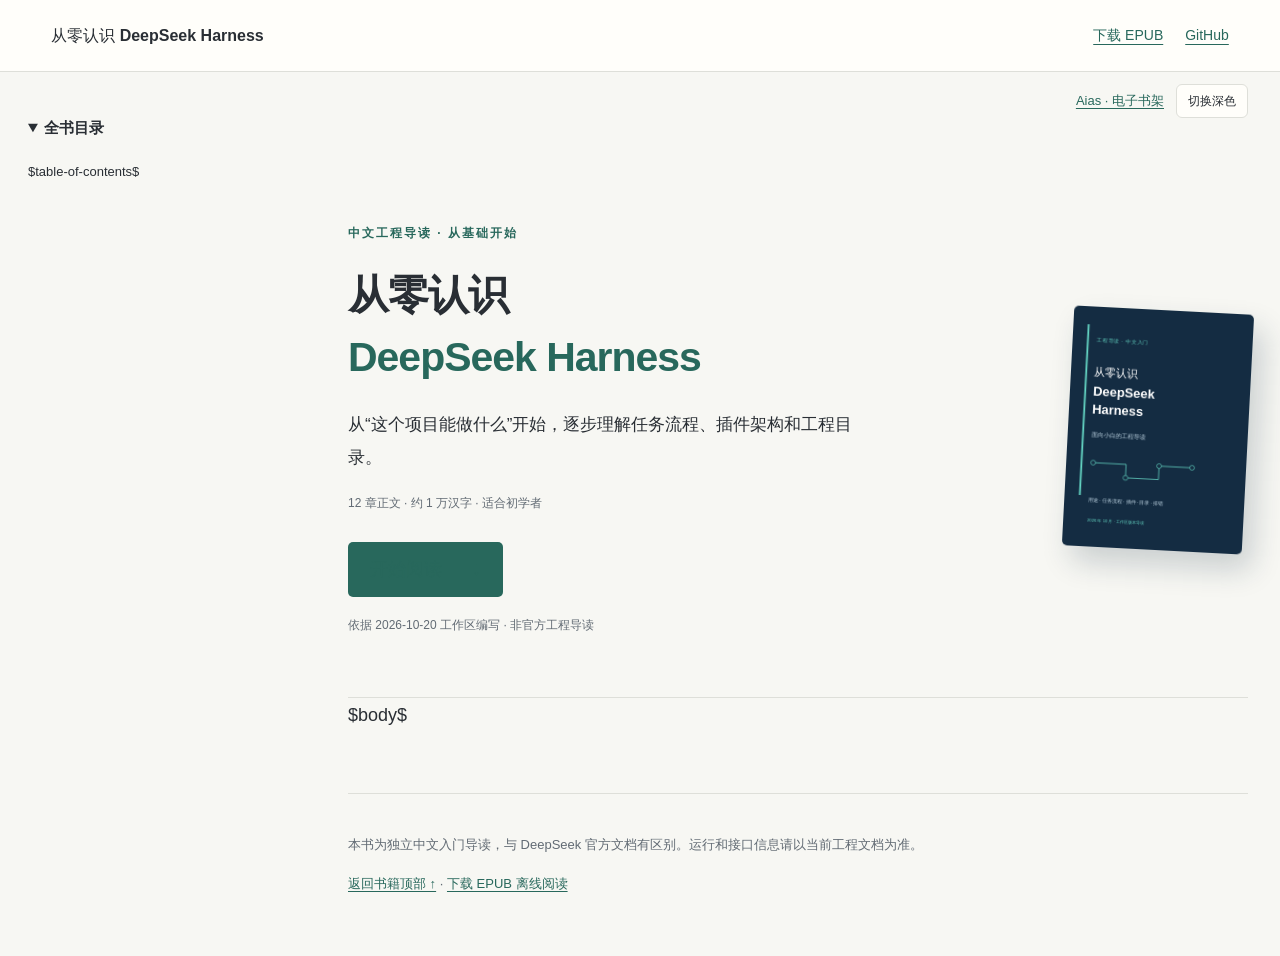
<file: site-template.html>
<!DOCTYPE html>
<html lang="zh-CN">
<head>
<meta charset="utf-8">
<meta name="viewport" content="width=device-width, initial-scale=1">
<meta name="description" content="一本面向小白的 DeepSeek Harness 中文工程导读：从用途、任务流程到插件架构、目录和排错。支持在线阅读与 EPUB 下载。">
<meta name="theme-color" content="#142c42">
<title>$pagetitle$</title>
<link rel="icon" href="cover.svg" type="image/svg+xml">
<link rel="stylesheet" href="site.css">
<script src="reader.js" defer></script>
</head>
<body>
<a class="skip" href="#book">跳到正文</a>
<header class="topbar"><a class="brand" href="#">从零认识 <strong>DeepSeek Harness</strong></a><nav aria-label="站点导航"><a href="deepseek-harness-book.epub" download>下载 EPUB</a><a href="https://github.com/Aias00/deepseek-harness-book">GitHub</a></nav></header>
<div class="layout">
<aside><details open><summary>全书目录</summary><nav aria-label="章节目录">$table-of-contents$</nav></details></aside>
<main id="book">
<section class="hero" aria-labelledby="book-title"><div><p class="eyebrow">中文工程导读 · 从基础开始</p><h1 id="book-title">从零认识<br><span>DeepSeek Harness</span></h1><p class="lead">从“这个项目能做什么”开始，逐步理解任务流程、插件架构和工程目录。</p><p class="meta">12 章正文 · 约 1 万汉字 · 适合初学者</p><a class="button" href="#前言从哪里开始读">开始阅读 <span aria-hidden="true">↓</span></a><p class="edition">依据 2026-10-20 工作区编写 · 非官方工程导读</p></div><img src="cover.svg" alt="从零认识 DeepSeek Harness 书籍封面" width="240" height="320"></section>
<article>$body$</article>
<footer><p>本书为独立中文入门导读，与 DeepSeek 官方文档有区别。运行和接口信息请以当前工程文档为准。</p><a href="#book">返回书籍顶部 ↑</a> · <a href="deepseek-harness-book.epub" download>下载 EPUB 离线阅读</a></footer>
</main>
</div>
</body>
</html>
</file>
<file: docs/site.css>
:root { color-scheme: light dark; --bg:#f8f7f3; --paper:#fff; --ink:#243440; --muted:#626e77; --line:#dce2e4; --accent:#126778; --code:#edf2f4; }
* { box-sizing:border-box; }
html { scroll-behavior:smooth; scroll-padding-top:6rem; }
body { margin:0; background:var(--bg); color:var(--ink); font-family:-apple-system,BlinkMacSystemFont,"Segoe UI","PingFang SC","Microsoft YaHei",sans-serif; line-height:1.85; }
a { color:var(--accent); text-underline-offset:4px; }
a:focus-visible, summary:focus-visible { outline:3px solid #d89026; outline-offset:5px; }
.skip { position:fixed; top:-100px; padding:12px; z-index:10; background:var(--paper); }
.skip:focus { top:0; }
.topbar { position:sticky; top:0; z-index:2; min-height:72px; padding:14px 4vw; display:flex; align-items:center; justify-content:space-between; gap:16px; background:var(--paper); border-bottom:1px solid var(--line); }
.brand { color:var(--ink); text-decoration:none; line-height:1.5; }
.topbar nav { display:flex; gap:22px; font-size:14px; flex-shrink:0; }
.layout { display:grid; grid-template-columns:270px minmax(0,900px); max-width:1330px; margin:auto; gap:50px; padding:0 28px; }
aside { position:sticky; top:94px; height:calc(100dvh - 110px); overflow:auto; padding:20px 16px 30px 0; font-size:13px; }
summary { cursor:pointer; font-weight:700; font-size:15px; margin-bottom:18px; }
aside ul { list-style:none; padding-left:0; }
aside li { margin:8px 0; }
aside li ul { margin:5px 0 12px; padding-left:14px; border-left:1px solid var(--line); }
aside a { text-decoration:none; color:var(--muted); display:block; }
aside a:hover { color:var(--accent); }
main { min-width:0; padding-bottom:60px; }
.hero { display:flex; gap:25px; align-items:center; padding:64px 0 48px; border-bottom:1px solid var(--line); }
.hero>div { flex:1; }
.hero img { width:180px; height:auto; border-radius:5px; box-shadow:10px 15px 30px #142c4233; transform:rotate(3deg); }
.eyebrow { font-size:12px; letter-spacing:2px; color:var(--accent); font-weight:700; }
.hero h1 { font-size:clamp(28px,3.2vw,42px); line-height:1.3; margin:20px 0; letter-spacing:-1px; }
.hero h1 span { color:var(--accent); }
.lead { font-size:17px; max-width:30em; }
.meta,.edition { font-size:12px; color:var(--muted); }
.button { display:inline-flex; gap:30px; padding:10px 22px; background:#126778; color:white; border-radius:5px; text-decoration:none; margin:15px 0 5px; }
article { max-width:760px; font-size:17px; }
article h1 { margin:72px 0 28px; padding-top:20px; border-top:1px solid var(--line); font-size:29px; line-height:1.5; }
article h1:first-child { border-top:0; margin-top:35px; }
article h2 { font-size:21px; margin:35px 0 15px; }
article p { margin:18px 0; }
article li { margin-bottom:10px; }
pre { padding:20px; background:var(--code); border-radius:6px; white-space:pre-wrap; overflow-wrap:anywhere; line-height:1.7; font-size:14px; }
code { font-family:ui-monospace,SFMono-Regular,Consolas,monospace; }
blockquote { margin:24px 0; border-left:3px solid var(--accent); background:var(--code); padding:1px 22px; }
table { width:100%; border-collapse:collapse; font-size:14px; margin:25px 0; }
th,td { border:1px solid var(--line); padding:11px; text-align:left; overflow-wrap:anywhere; }
th { background:var(--code); }
footer { border-top:1px solid var(--line); margin-top:60px; padding-top:25px; color:var(--muted); font-size:13px; }
@media (max-width:1000px) { .layout { gap:24px; grid-template-columns:220px minmax(0,1fr); } .hero img { width:125px; } }
@media (max-width:720px) { html { scroll-padding-top:100px; } .topbar { padding:12px 18px; align-items:flex-start; } .brand { font-size:12px; } .brand strong { display:block; } .topbar nav { gap:14px; font-size:12px; padding-top:8px; } .layout { display:block; padding:0 22px; } aside { position:relative; top:auto; height:auto; padding:20px 0 0; } aside nav { max-height:250px; overflow:auto; border:1px solid var(--line); padding:12px; border-radius:5px; } .hero { padding:32px 0; } .hero img { display:none; } article { font-size:16px; } article h1 { font-size:25px; margin-top:48px; } article h2 { font-size:20px; } th,td { padding:8px; font-size:13px; } }
@media (prefers-color-scheme:dark) { :root { --bg:#15202a; --paper:#1c2a35; --ink:#e2e9ed; --muted:#a6b5bf; --line:#354550; --accent:#7ed9d0; --code:#20313e; } }
@media (prefers-reduced-motion:reduce) { html { scroll-behavior:auto; } }
@media print { .topbar,aside,.button { display:none; } .layout { display:block; } .hero img { display:none; } body { color:#111; background:#fff; } article { max-width:none; } article h1 { break-before:page; } }

/* BEGIN AIAS SHARED READER */
/* Aias Reader 1.0 — vendored into each book; no remote assets required. */
@media screen {
  :root {
    --reader-page: #f7f7f3 !important;
    --reader-surface: #fffefa !important;
    --reader-text: #292e34 !important;
    --reader-muted: #626b74 !important;
    --reader-line: #dedfd9 !important;
    --reader-accent: #28685c !important;
    --reader-soft: #eaf0eb !important;
    --reader-code: #eff0ec !important;
    --reader-keyword: #73579d !important;
    --reader-string: #28685c !important;
    --reader-number: #955028 !important;
    color-scheme: light !important;
  }
  :root[data-theme="dark"], body.dark, body[data-md-color-scheme="slate"] {
    --reader-page: #1c1f24 !important;
    --reader-surface: #22262c !important;
    --reader-text: #d7dce2 !important;
    --reader-muted: #a0a8b3 !important;
    --reader-line: #3b414a !important;
    --reader-accent: #91c5b5 !important;
    --reader-soft: #2b3835 !important;
    --reader-code: #282d34 !important;
    --reader-keyword: #c6afe8 !important;
    --reader-string: #a4c6a0 !important;
    --reader-number: #dfb385 !important;
    color-scheme: dark !important;
  }
  /* Adapt the existing readers without changing their content or navigation. */
  :root, body {
    --bg: var(--reader-page) !important;
    --page-bg: var(--reader-page) !important;
    --paper: var(--reader-surface) !important;
    --surface: var(--reader-surface) !important;
    --panel: var(--reader-surface) !important;
    --surface-muted: var(--reader-code) !important;
    --ink: var(--reader-text) !important;
    --fg: var(--reader-text) !important;
    --text: var(--reader-text) !important;
    --heading: var(--reader-text) !important;
    --muted: var(--reader-muted) !important;
    --line: var(--reader-line) !important;
    --accent: var(--reader-accent) !important;
    --accent-hover: var(--reader-accent) !important;
    --accent-soft: var(--reader-soft) !important;
    --code: var(--reader-code) !important;
    --code-bg: var(--reader-code) !important;
    --focus: var(--reader-accent) !important;
    --header-bg: var(--reader-page) !important;
    --md-default-bg-color: var(--reader-page) !important;
    --md-default-fg-color: var(--reader-text) !important;
    --md-default-fg-color--light: var(--reader-muted) !important;
    --md-default-fg-color--lighter: var(--reader-line) !important;
    --md-primary-fg-color: var(--reader-surface) !important;
    --md-primary-bg-color: var(--reader-text) !important;
    --md-accent-fg-color: var(--reader-accent) !important;
    --md-typeset-color: var(--reader-text) !important;
    --md-typeset-a-color: var(--reader-accent) !important;
    --md-code-bg-color: var(--reader-code) !important;
    --md-code-fg-color: var(--reader-text) !important;
    --md-code-hl-comment-color: var(--reader-muted) !important;
    --md-code-hl-keyword-color: var(--reader-keyword) !important;
    --md-code-hl-string-color: var(--reader-string) !important;
    --md-code-hl-number-color: var(--reader-number) !important;
  }
  html { -webkit-text-size-adjust: 100%; scrollbar-color: var(--reader-line) var(--reader-page); }
  body {
    background: var(--reader-page) !important;
    color: var(--reader-text) !important;
    font-family: -apple-system, BlinkMacSystemFont, "Segoe UI", "PingFang SC", "Hiragino Sans GB", "Microsoft YaHei", sans-serif !important;
    -webkit-font-smoothing: antialiased;
  }
  ::selection { background: var(--reader-accent); color: var(--reader-page); }
  :focus-visible { outline: 2px solid var(--reader-accent); outline-offset: 4px; }
  :is(main, article, .prose, .book-content, #book, .md-typeset, .aias-basic-reader) {
    font-family: inherit;
    font-size: var(--reader-size, var(--body-size, var(--reading-size, var(--size, 18px)))) !important;
    line-height: 1.95;
    overflow-wrap: break-word;
  }
  :is(main, article, .prose, .book-content, #book, .md-typeset, .aias-basic-reader) :is(h1, h2, h3, h4) {
    color: var(--reader-text) !important;
    font-family: inherit;
    line-height: 1.5;
    font-weight: 650;
  }
  :is(main, article, .prose, .book-content, #book, .md-typeset, .aias-basic-reader) p { text-align: start; }
  :is(main, article, .prose, .book-content, #book, .md-typeset, .aias-basic-reader) a {
    color: var(--reader-accent) !important;
    text-decoration-color: var(--reader-accent);
    text-underline-offset: .2em;
    overflow-wrap: anywhere;
  }
  :is(main, article, .prose, .book-content, #book, .md-typeset, .aias-basic-reader) pre {
    background: var(--reader-code) !important;
    color: var(--reader-text) !important;
    border: 1px solid var(--reader-line) !important;
    border-radius: 8px;
    max-width: 100%;
    overflow-x: auto;
    white-space: pre;
    overflow-wrap: normal;
    line-height: 1.75;
    tab-size: 4;
    scrollbar-width: thin;
  }
  :is(main, article, .prose, .book-content, #book, .md-typeset, .aias-basic-reader) code {
    font-family: "SFMono-Regular", Consolas, "Liberation Mono", Menlo, monospace;
    font-variant-ligatures: none;
  }
  :is(main, article, .prose, .book-content, #book, .md-typeset, .aias-basic-reader) :not(pre) > code {
    background: var(--reader-code) !important;
    color: var(--reader-text) !important;
    border-radius: 4px;
    padding: .12em .3em;
  }
  :is(main, article, .prose, .book-content, #book, .md-typeset, .aias-basic-reader) pre code {
    background: transparent !important;
    color: inherit !important;
    padding: 0;
    white-space: pre;
    overflow-wrap: normal;
  }
  :is(main, article, .prose, .book-content, #book, .md-typeset, .aias-basic-reader) pre code span { color: inherit !important; }
  :is(main, article, .prose, .book-content, #book, .md-typeset, .aias-basic-reader) pre code :is(.kw, .cf, .dt, .bu, .fu, .k, .kn, .kd, .kc, .kt) { color: var(--reader-keyword) !important; }
  :is(main, article, .prose, .book-content, #book, .md-typeset, .aias-basic-reader) pre code :is(.st, .ch, .vs, .s, .s1, .s2) { color: var(--reader-string) !important; }
  :is(main, article, .prose, .book-content, #book, .md-typeset, .aias-basic-reader) pre code :is(.dv, .bn, .fl, .mi, .mf) { color: var(--reader-number) !important; }
  :is(main, article, .prose, .book-content, #book, .md-typeset, .aias-basic-reader) pre code :is(.co, .cv, .an, .do, .c, .c1, .cm, .cp) { color: var(--reader-muted) !important; font-style: normal; }
  :is(main, article, .prose, .book-content, #book, .md-typeset, .aias-basic-reader) blockquote {
    background: var(--reader-soft) !important;
    color: var(--reader-text) !important;
    border-left: 3px solid var(--reader-accent) !important;
  }
  :is(main, article, .prose, .book-content, #book, .md-typeset, .aias-basic-reader) :is(th, td) { border-color: var(--reader-line) !important; }
  :is(main, article, .prose, .book-content, #book, .md-typeset, .aias-basic-reader) th { background: var(--reader-code) !important; color: var(--reader-text) !important; }
  :is(main, article, .prose, .book-content, #book, .md-typeset, .aias-basic-reader) :is(img, svg) { max-width: 100%; height: auto; }
  :is(.sidebar, #sidebar, .book-sidebar, .md-sidebar, .mobile-header, .mobile-menu nav) {
    background: var(--reader-surface) !important;
    color: var(--reader-text) !important;
    border-color: var(--reader-line) !important;
  }
  :is(aside, .sidebar, .md-sidebar) a { color: var(--reader-muted); }
  :is(aside, .sidebar, .md-sidebar) a:hover,
  :is(aside, .sidebar, .md-sidebar) a[aria-current] { color: var(--reader-accent) !important; background: var(--reader-soft) !important; }
  :is(.brand-title, .brand-subtitle, .nav-number, .sidebar-brand .eyebrow, .edition) { color: var(--reader-muted) !important; }
  :is(.primary-action, .button-primary, .primary-button, .start, .hero .button) {
    background: var(--reader-accent) !important;
    color: var(--reader-page) !important;
    border-color: var(--reader-accent) !important;
  }
  .contents-list a:hover { background: var(--reader-soft) !important; }
  .aias-basic-reader > #title-block-header { display: none; }
  .aias-basic-reader #TOC:not(:has(a)) { display: none; }
  .aias-basic-reader h1 { font-size: 1.7em; margin-top: 1.4em; }
  .aias-basic-reader blockquote { margin-inline: 0; padding: .5em 1.1em; }
  .aias-reader-tools { display: flex; flex-wrap: wrap; align-items: center; justify-content: flex-end; gap: 12px; padding: 12px 0; margin: 0 0 16px; font-size: 13px; }
  .aias-reader-tools a { color: var(--reader-muted); }
  .aias-reader-theme {
    color: var(--reader-text) !important;
    background: var(--reader-surface) !important;
    border: 1px solid var(--reader-line) !important;
    border-radius: 6px;
    padding: 7px 11px;
    font: inherit;
    font-size: 12px;
    line-height: 1.5;
    min-height: 34px;
    cursor: pointer;
  }
  @media (max-width: 680px) {
    :is(main, article, .prose, .book-content, #book, .md-typeset, .aias-basic-reader) {
      font-size: var(--reader-size, var(--body-size, var(--reading-size, var(--size, 17px)))) !important;
    }
  }
}
/* END AIAS SHARED READER */
</file>
<file: site.css>
:root { color-scheme: light dark; --bg:#f8f7f3; --paper:#fff; --ink:#243440; --muted:#626e77; --line:#dce2e4; --accent:#126778; --code:#edf2f4; }
* { box-sizing:border-box; }
html { scroll-behavior:smooth; scroll-padding-top:6rem; }
body { margin:0; background:var(--bg); color:var(--ink); font-family:-apple-system,BlinkMacSystemFont,"Segoe UI","PingFang SC","Microsoft YaHei",sans-serif; line-height:1.85; }
a { color:var(--accent); text-underline-offset:4px; }
a:focus-visible, summary:focus-visible { outline:3px solid #d89026; outline-offset:5px; }
.skip { position:fixed; top:-100px; padding:12px; z-index:10; background:var(--paper); }
.skip:focus { top:0; }
.topbar { position:sticky; top:0; z-index:2; min-height:72px; padding:14px 4vw; display:flex; align-items:center; justify-content:space-between; gap:16px; background:var(--paper); border-bottom:1px solid var(--line); }
.brand { color:var(--ink); text-decoration:none; line-height:1.5; }
.topbar nav { display:flex; gap:22px; font-size:14px; flex-shrink:0; }
.layout { display:grid; grid-template-columns:270px minmax(0,900px); max-width:1330px; margin:auto; gap:50px; padding:0 28px; }
aside { position:sticky; top:94px; height:calc(100dvh - 110px); overflow:auto; padding:20px 16px 30px 0; font-size:13px; }
summary { cursor:pointer; font-weight:700; font-size:15px; margin-bottom:18px; }
aside ul { list-style:none; padding-left:0; }
aside li { margin:8px 0; }
aside li ul { margin:5px 0 12px; padding-left:14px; border-left:1px solid var(--line); }
aside a { text-decoration:none; color:var(--muted); display:block; }
aside a:hover { color:var(--accent); }
main { min-width:0; padding-bottom:60px; }
.hero { display:flex; gap:25px; align-items:center; padding:64px 0 48px; border-bottom:1px solid var(--line); }
.hero>div { flex:1; }
.hero img { width:180px; height:auto; border-radius:5px; box-shadow:10px 15px 30px #142c4233; transform:rotate(3deg); }
.eyebrow { font-size:12px; letter-spacing:2px; color:var(--accent); font-weight:700; }
.hero h1 { font-size:clamp(28px,3.2vw,42px); line-height:1.3; margin:20px 0; letter-spacing:-1px; }
.hero h1 span { color:var(--accent); }
.lead { font-size:17px; max-width:30em; }
.meta,.edition { font-size:12px; color:var(--muted); }
.button { display:inline-flex; gap:30px; padding:10px 22px; background:#126778; color:white; border-radius:5px; text-decoration:none; margin:15px 0 5px; }
article { max-width:760px; font-size:17px; }
article h1 { margin:72px 0 28px; padding-top:20px; border-top:1px solid var(--line); font-size:29px; line-height:1.5; }
article h1:first-child { border-top:0; margin-top:35px; }
article h2 { font-size:21px; margin:35px 0 15px; }
article p { margin:18px 0; }
article li { margin-bottom:10px; }
pre { padding:20px; background:var(--code); border-radius:6px; white-space:pre-wrap; overflow-wrap:anywhere; line-height:1.7; font-size:14px; }
code { font-family:ui-monospace,SFMono-Regular,Consolas,monospace; }
blockquote { margin:24px 0; border-left:3px solid var(--accent); background:var(--code); padding:1px 22px; }
table { width:100%; border-collapse:collapse; font-size:14px; margin:25px 0; }
th,td { border:1px solid var(--line); padding:11px; text-align:left; overflow-wrap:anywhere; }
th { background:var(--code); }
footer { border-top:1px solid var(--line); margin-top:60px; padding-top:25px; color:var(--muted); font-size:13px; }
@media (max-width:1000px) { .layout { gap:24px; grid-template-columns:220px minmax(0,1fr); } .hero img { width:125px; } }
@media (max-width:720px) { html { scroll-padding-top:100px; } .topbar { padding:12px 18px; align-items:flex-start; } .brand { font-size:12px; } .brand strong { display:block; } .topbar nav { gap:14px; font-size:12px; padding-top:8px; } .layout { display:block; padding:0 22px; } aside { position:relative; top:auto; height:auto; padding:20px 0 0; } aside nav { max-height:250px; overflow:auto; border:1px solid var(--line); padding:12px; border-radius:5px; } .hero { padding:32px 0; } .hero img { display:none; } article { font-size:16px; } article h1 { font-size:25px; margin-top:48px; } article h2 { font-size:20px; } th,td { padding:8px; font-size:13px; } }
@media (prefers-color-scheme:dark) { :root { --bg:#15202a; --paper:#1c2a35; --ink:#e2e9ed; --muted:#a6b5bf; --line:#354550; --accent:#7ed9d0; --code:#20313e; } }
@media (prefers-reduced-motion:reduce) { html { scroll-behavior:auto; } }
@media print { .topbar,aside,.button { display:none; } .layout { display:block; } .hero img { display:none; } body { color:#111; background:#fff; } article { max-width:none; } article h1 { break-before:page; } }

/* BEGIN AIAS SHARED READER */
/* Aias Reader 1.0 — vendored into each book; no remote assets required. */
@media screen {
  :root {
    --reader-page: #f7f7f3 !important;
    --reader-surface: #fffefa !important;
    --reader-text: #292e34 !important;
    --reader-muted: #626b74 !important;
    --reader-line: #dedfd9 !important;
    --reader-accent: #28685c !important;
    --reader-soft: #eaf0eb !important;
    --reader-code: #eff0ec !important;
    --reader-keyword: #73579d !important;
    --reader-string: #28685c !important;
    --reader-number: #955028 !important;
    color-scheme: light !important;
  }
  :root[data-theme="dark"], body.dark, body[data-md-color-scheme="slate"] {
    --reader-page: #1c1f24 !important;
    --reader-surface: #22262c !important;
    --reader-text: #d7dce2 !important;
    --reader-muted: #a0a8b3 !important;
    --reader-line: #3b414a !important;
    --reader-accent: #91c5b5 !important;
    --reader-soft: #2b3835 !important;
    --reader-code: #282d34 !important;
    --reader-keyword: #c6afe8 !important;
    --reader-string: #a4c6a0 !important;
    --reader-number: #dfb385 !important;
    color-scheme: dark !important;
  }
  /* Adapt the existing readers without changing their content or navigation. */
  :root, body {
    --bg: var(--reader-page) !important;
    --page-bg: var(--reader-page) !important;
    --paper: var(--reader-surface) !important;
    --surface: var(--reader-surface) !important;
    --panel: var(--reader-surface) !important;
    --surface-muted: var(--reader-code) !important;
    --ink: var(--reader-text) !important;
    --fg: var(--reader-text) !important;
    --text: var(--reader-text) !important;
    --heading: var(--reader-text) !important;
    --muted: var(--reader-muted) !important;
    --line: var(--reader-line) !important;
    --accent: var(--reader-accent) !important;
    --accent-hover: var(--reader-accent) !important;
    --accent-soft: var(--reader-soft) !important;
    --code: var(--reader-code) !important;
    --code-bg: var(--reader-code) !important;
    --focus: var(--reader-accent) !important;
    --header-bg: var(--reader-page) !important;
    --md-default-bg-color: var(--reader-page) !important;
    --md-default-fg-color: var(--reader-text) !important;
    --md-default-fg-color--light: var(--reader-muted) !important;
    --md-default-fg-color--lighter: var(--reader-line) !important;
    --md-primary-fg-color: var(--reader-surface) !important;
    --md-primary-bg-color: var(--reader-text) !important;
    --md-accent-fg-color: var(--reader-accent) !important;
    --md-typeset-color: var(--reader-text) !important;
    --md-typeset-a-color: var(--reader-accent) !important;
    --md-code-bg-color: var(--reader-code) !important;
    --md-code-fg-color: var(--reader-text) !important;
    --md-code-hl-comment-color: var(--reader-muted) !important;
    --md-code-hl-keyword-color: var(--reader-keyword) !important;
    --md-code-hl-string-color: var(--reader-string) !important;
    --md-code-hl-number-color: var(--reader-number) !important;
  }
  html { -webkit-text-size-adjust: 100%; scrollbar-color: var(--reader-line) var(--reader-page); }
  body {
    background: var(--reader-page) !important;
    color: var(--reader-text) !important;
    font-family: -apple-system, BlinkMacSystemFont, "Segoe UI", "PingFang SC", "Hiragino Sans GB", "Microsoft YaHei", sans-serif !important;
    -webkit-font-smoothing: antialiased;
  }
  ::selection { background: var(--reader-accent); color: var(--reader-page); }
  :focus-visible { outline: 2px solid var(--reader-accent); outline-offset: 4px; }
  :is(main, article, .prose, .book-content, #book, .md-typeset, .aias-basic-reader) {
    font-family: inherit;
    font-size: var(--reader-size, var(--body-size, var(--reading-size, var(--size, 18px)))) !important;
    line-height: 1.95;
    overflow-wrap: break-word;
  }
  :is(main, article, .prose, .book-content, #book, .md-typeset, .aias-basic-reader) :is(h1, h2, h3, h4) {
    color: var(--reader-text) !important;
    font-family: inherit;
    line-height: 1.5;
    font-weight: 650;
  }
  :is(main, article, .prose, .book-content, #book, .md-typeset, .aias-basic-reader) p { text-align: start; }
  :is(main, article, .prose, .book-content, #book, .md-typeset, .aias-basic-reader) a {
    color: var(--reader-accent) !important;
    text-decoration-color: var(--reader-accent);
    text-underline-offset: .2em;
    overflow-wrap: anywhere;
  }
  :is(main, article, .prose, .book-content, #book, .md-typeset, .aias-basic-reader) pre {
    background: var(--reader-code) !important;
    color: var(--reader-text) !important;
    border: 1px solid var(--reader-line) !important;
    border-radius: 8px;
    max-width: 100%;
    overflow-x: auto;
    white-space: pre;
    overflow-wrap: normal;
    line-height: 1.75;
    tab-size: 4;
    scrollbar-width: thin;
  }
  :is(main, article, .prose, .book-content, #book, .md-typeset, .aias-basic-reader) code {
    font-family: "SFMono-Regular", Consolas, "Liberation Mono", Menlo, monospace;
    font-variant-ligatures: none;
  }
  :is(main, article, .prose, .book-content, #book, .md-typeset, .aias-basic-reader) :not(pre) > code {
    background: var(--reader-code) !important;
    color: var(--reader-text) !important;
    border-radius: 4px;
    padding: .12em .3em;
  }
  :is(main, article, .prose, .book-content, #book, .md-typeset, .aias-basic-reader) pre code {
    background: transparent !important;
    color: inherit !important;
    padding: 0;
    white-space: pre;
    overflow-wrap: normal;
  }
  :is(main, article, .prose, .book-content, #book, .md-typeset, .aias-basic-reader) pre code span { color: inherit !important; }
  :is(main, article, .prose, .book-content, #book, .md-typeset, .aias-basic-reader) pre code :is(.kw, .cf, .dt, .bu, .fu, .k, .kn, .kd, .kc, .kt) { color: var(--reader-keyword) !important; }
  :is(main, article, .prose, .book-content, #book, .md-typeset, .aias-basic-reader) pre code :is(.st, .ch, .vs, .s, .s1, .s2) { color: var(--reader-string) !important; }
  :is(main, article, .prose, .book-content, #book, .md-typeset, .aias-basic-reader) pre code :is(.dv, .bn, .fl, .mi, .mf) { color: var(--reader-number) !important; }
  :is(main, article, .prose, .book-content, #book, .md-typeset, .aias-basic-reader) pre code :is(.co, .cv, .an, .do, .c, .c1, .cm, .cp) { color: var(--reader-muted) !important; font-style: normal; }
  :is(main, article, .prose, .book-content, #book, .md-typeset, .aias-basic-reader) blockquote {
    background: var(--reader-soft) !important;
    color: var(--reader-text) !important;
    border-left: 3px solid var(--reader-accent) !important;
  }
  :is(main, article, .prose, .book-content, #book, .md-typeset, .aias-basic-reader) :is(th, td) { border-color: var(--reader-line) !important; }
  :is(main, article, .prose, .book-content, #book, .md-typeset, .aias-basic-reader) th { background: var(--reader-code) !important; color: var(--reader-text) !important; }
  :is(main, article, .prose, .book-content, #book, .md-typeset, .aias-basic-reader) :is(img, svg) { max-width: 100%; height: auto; }
  :is(.sidebar, #sidebar, .book-sidebar, .md-sidebar, .mobile-header, .mobile-menu nav) {
    background: var(--reader-surface) !important;
    color: var(--reader-text) !important;
    border-color: var(--reader-line) !important;
  }
  :is(aside, .sidebar, .md-sidebar) a { color: var(--reader-muted); }
  :is(aside, .sidebar, .md-sidebar) a:hover,
  :is(aside, .sidebar, .md-sidebar) a[aria-current] { color: var(--reader-accent) !important; background: var(--reader-soft) !important; }
  :is(.brand-title, .brand-subtitle, .nav-number, .sidebar-brand .eyebrow, .edition) { color: var(--reader-muted) !important; }
  :is(.primary-action, .button-primary, .primary-button, .start, .hero .button) {
    background: var(--reader-accent) !important;
    color: var(--reader-page) !important;
    border-color: var(--reader-accent) !important;
  }
  .contents-list a:hover { background: var(--reader-soft) !important; }
  .aias-basic-reader > #title-block-header { display: none; }
  .aias-basic-reader #TOC:not(:has(a)) { display: none; }
  .aias-basic-reader h1 { font-size: 1.7em; margin-top: 1.4em; }
  .aias-basic-reader blockquote { margin-inline: 0; padding: .5em 1.1em; }
  .aias-reader-tools { display: flex; flex-wrap: wrap; align-items: center; justify-content: flex-end; gap: 12px; padding: 12px 0; margin: 0 0 16px; font-size: 13px; }
  .aias-reader-tools a { color: var(--reader-muted); }
  .aias-reader-theme {
    color: var(--reader-text) !important;
    background: var(--reader-surface) !important;
    border: 1px solid var(--reader-line) !important;
    border-radius: 6px;
    padding: 7px 11px;
    font: inherit;
    font-size: 12px;
    line-height: 1.5;
    min-height: 34px;
    cursor: pointer;
  }
  @media (max-width: 680px) {
    :is(main, article, .prose, .book-content, #book, .md-typeset, .aias-basic-reader) {
      font-size: var(--reader-size, var(--body-size, var(--reading-size, var(--size, 17px)))) !important;
    }
  }
}
/* END AIAS SHARED READER */
</file>
